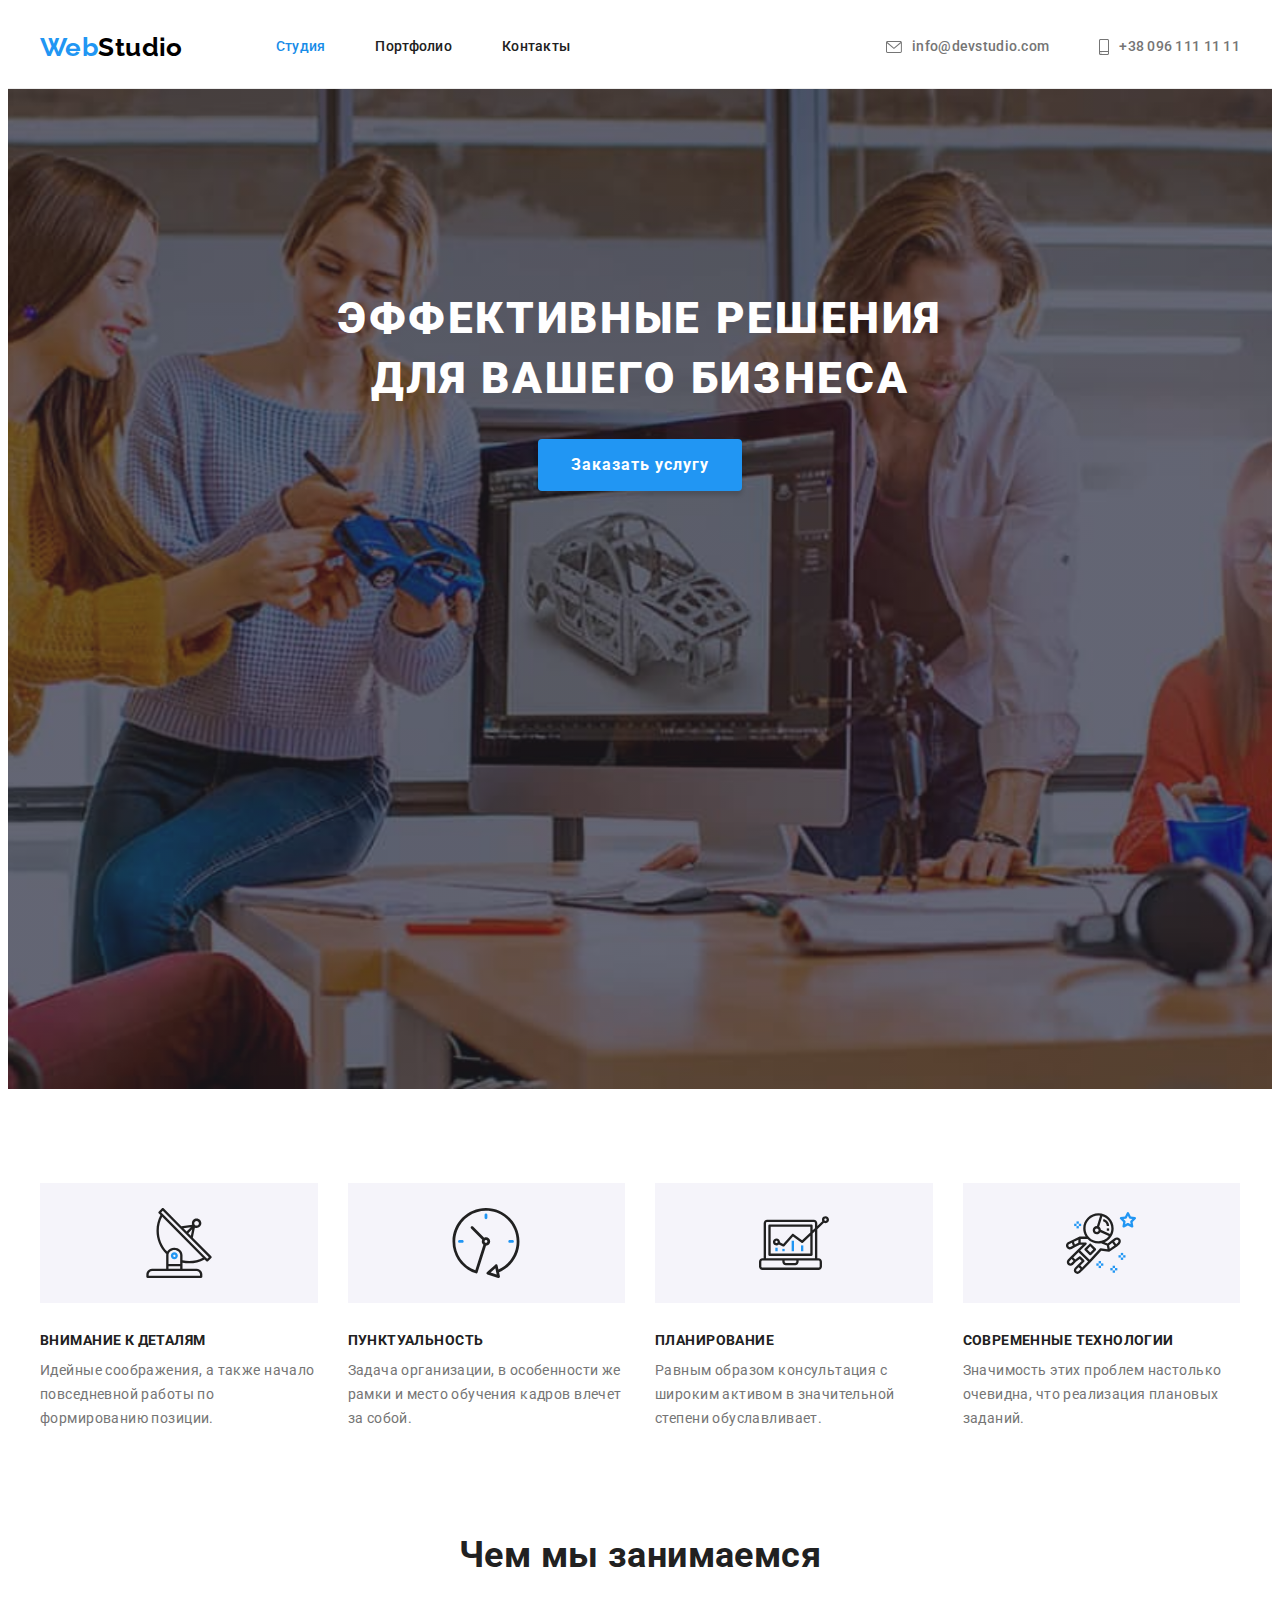
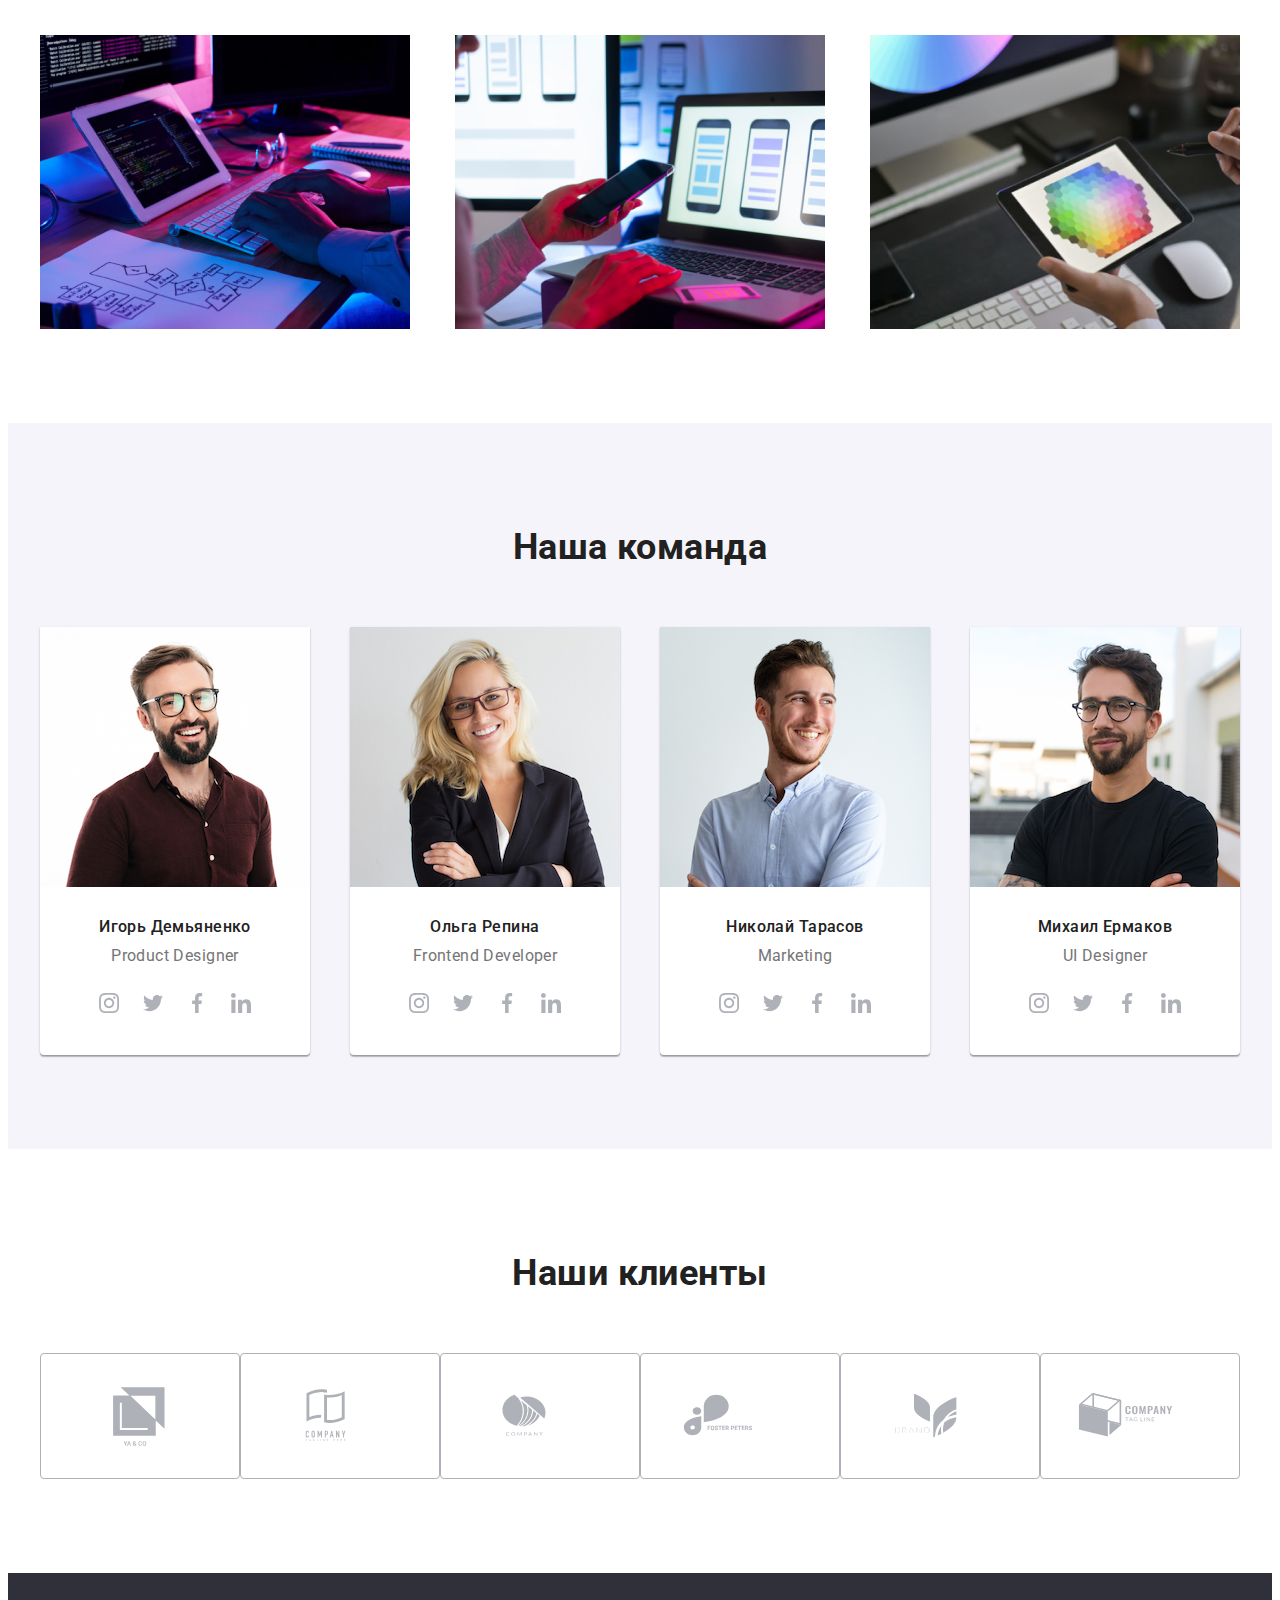
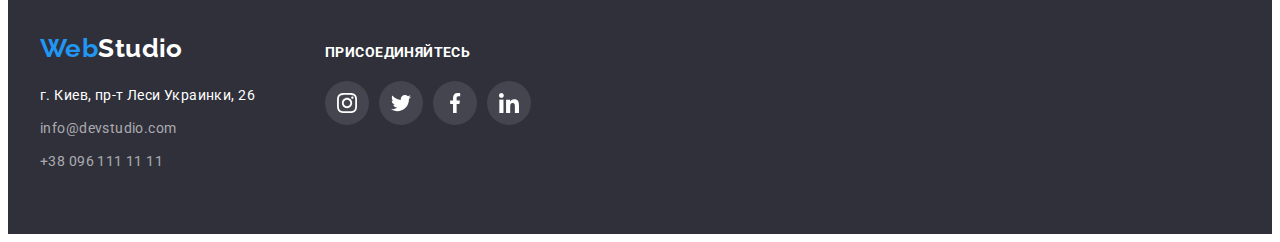
<file: index.html>
<!DOCTYPE html>
<html lang="ru">
<head>
    <meta charset="UTF-8">
    <meta http-equiv="X-UA-Compatible" content="IE=edge">
    <meta name="viewport" content="width=device-width, initial-scale=1.0">
    
    <title>Студия</title>
    
    <link rel="stylesheet" href="https://cdnjs.cloudflare.com/ajax/libs/modern-normalize/1.1.0/modern-normalize.min.css"
        integrity="sha512-wpPYUAdjBVSE4KJnH1VR1HeZfpl1ub8YT/NKx4PuQ5NmX2tKuGu6U/JRp5y+Y8XG2tV+wKQpNHVUX03MfMFn9Q=="
        crossorigin="anonymous" referrerpolicy="no-referrer" />
        
    <link rel="preconnect" href="https://fonts.googleapis.com">
    <link rel="preconnect" href="https://fonts.gstatic.com" crossorigin>
    <link href="https://fonts.googleapis.com/css2?family=Raleway:wght@700&family=Roboto:wght@400;500;700;900&display=swap"
        rel="stylesheet">
    
    <link rel="stylesheet" href="./css/styles.css">
</head>

<body>

    <!-- =============== Шапка сайта (headline) ============== -->
    <header class="page-header">
        <!-- ======== Основной раздел навигации ======= -->
        <div class="container main-nav">
            <nav class="navigation">

                <a href="./index.html" class="logo links">Web<span class="logo-black">Studio</span></a>

                <ul class="nav-list lists">
                    <li class="header-item"><a href="./index.html" class="nav-links links activlink">Студия</a></li>
                    <li class="header-item"><a href="./portfolio.html" class="nav-links links">Портфолио</a></li>
                    <li class="header-item"><a href="" class="nav-links links">Контакты</a></li>
                </ul>

            </nav>
            <!-- ======== Контакты в header (почта и телефон)  ======= -->
            <ul class="nav-contacts lists">
                <li class="header-item">
                    <a href="mailto:info@devstudio.com" class="header-contacts-link links">
                        <svg class="header-link-icon" width="16" height="12px">
                            <use href="./images/icons.svg#icon-envelope"></use>
                        </svg>
                        info@devstudio.com
                    </a>
                </li>
                
                <li class="header-item">
                        <a href="tel:+380961111111" class="header-contacts-link links">
                            <svg class="header-link-icon" width="10" height="16px">
                                <use href="./images/icons.svg#icon-smartphone"></use>
                            </svg>
                            
                            +38 096 111 11 11
                        </a>
                </li>
            </ul>
        </div>
    </header>

    <!-- ============== ОСНОВНОЙ Блок (mainbase) =============== -->
    <main>
        <!-- ============ Блок-секция_1 ГЕРОЙ (hero) =========== -->  
        <section class="hero overlay">
            <div class="container">
            
                <h1 class="hero-title">Эффективные решения для вашего бизнеса</h1>
                <button type="button" class="hero-button buttons">Заказать услугу</button>
                
            </div>
        </section>
        
        <!-- ======= Блок-секция_2 Наши особенности (mainbase-features) ======= -->    
        <section class="section"> 
            <!-- === Этот заголовок скрыт === -->
            <div class="container">
                    <h2 class="visually-hidden">Наши особенности</h2>

                    <ul class="features-list lists">
                        <li class="features-item icon-features-first">
                            <h3 class="features-title">Внимание к деталям</h3>
                            <p class="features-description">
                                Идейные соображения, а также начало повседневной работы по формированию позиции.
                            </p>    
                        </li>

                        <li class="features-item icon-features-second">
                            <h3 class="features-title">Пунктуальность</h3>
                            <p class="features-description">
                                Задача организации, в особенности же рамки и место обучения кадров влечет за собой.
                            </p>
                        </li>

                        <li class="features-item icon-features-third">
                            <h3 class="features-title">Планирование</h3>
                            <p class="features-description">
                                Равным образом консультация с широким активом в значительной степени обуславливает.
                            </p>
                        </li>

                        <li class="features-item icon-features-fourth">
                            <h3 class="features-title">Современные технологии</h3>
                            <p class="features-description">
                                Значимость этих проблем настолько очевидна, что реализация плановых заданий.
                            </p>
                        </li>
                    </ul>
            </div>
        </section>
        
        <!-- ======= Блок-секция_3 Чем мы занимаемся (mainbase-activities) ======= --> 
        <section class="section activities">
            <div class="container">
            
                <h2 class="section-titles">Чем мы занимаемся</h2>
                
                <ul class="activity lists">
                    <li>
                        <img 
                        src="./images/box_1.jpg" 
                        alt="Проработка технического задания"
                        width="370" 
                        />
                    </li>
                    <li>
                        <img 
                        src="./images/box_2.jpg" 
                        alt="Создание макета дизайна сайта" 
                        width="370" 
                        />
                    </li>
                    <li>
                        <img 
                        src="./images/box_3.jpg" 
                        alt="Наполнение контентом. Тестирование" 
                        width="370" 
                        />
                    </li>
                </ul>
            </div>
        </section>
        
        <!-- ======= Блок-секция_4 Наша команда (team) ======= --> 
        <section class="section team">
                <div class="container">
                    <h2 class="section-titles">Наша команда</h2>
                    
                    <ul class="team-list lists">
                        <li class="team-item">
                            <img src="./images/Igor_Demyanenko.jpg" 
                                alt="Игорь Демьяненко" 
                                width="270" 
                            />
                            <h3 class="team-name">Игорь Демьяненко</h3>
                            <p class="team-position">Product Designer</p>
                            <!-- ============== Ссылки-линки на соцсети (team-soc-list)=================== -->
                            <ul class="team-soc-list lists">
                                
                                <li class="team-soc-item">
                                    <a href="" class="team-soc-link">

                                        <!-- <img src="./svg/team-instagram1.svg" 
                                        alt="team-instagram1"                                                                                                              
                                        width="20" 
                                        height="20"
                                        /> -->

                                        <svg class="team-soc-icon" 
                                        width="20" 
                                        height="20">
                                            <use href="./images/icons.svg#icon-team-instagram1"></use>
                                        </svg>

                                    </a>
                                </li>

                                <li class="team-soc-item">
                                    <a href="" class="team-soc-link">
                                        <svg class="team-soc-icon" 
                                        width="20" 
                                        height="20">
                                            <use href="./images/icons.svg#icon-team-twitter2"></use>
                                        </svg>
                                    </a>
                                </li>

                                <li class="team-soc-item">
                                    <a href="" class="team-soc-link">
                                        <svg class="team-soc-icon" width="20" height="20">
                                            <use href="./images/icons.svg#icon-team-facebook3"></use>
                                        </svg>
                                    </a>
                                </li>

                                <li class="team-soc-item">
                                    <a href="" class="team-soc-link">
                                        <svg class="team-soc-icon" width="20" height="20">
                                            <use href="./images/icons.svg#icon-team-linkedin4"></use>
                                        </svg>
                                    </a>
                                </li>

                            </ul>
                            <!-- _________________________________________________ -->
                        </li>

                        <li class="team-item">
                            <img src="./images/Olga_Repina.jpg" 
                                alt="Ольга Репина" 
                                width="270" 
                            />
                            <h3 class="team-name">Ольга Репина</h3>
                            <p class="team-position">Frontend Developer</p>
                            <!-- ============== Ссылки-линки на соцсети (team-soc-list)=================== -->
                            <ul class="team-soc-list lists">
                            
                                <li class="team-soc-item">
                                    <a href="" class="team-soc-link">
                            
                                        <!-- <img src="./svg/team-instagram1.svg" 
                                                                    alt="team-instagram1"                                                                                                              
                                                                    width="20" 
                                                                    height="20"
                                                                    /> -->
                            
                                        <svg class="team-soc-icon" width="20" height="20">
                                            <use href="./images/icons.svg#icon-team-instagram1"></use>
                                        </svg>
                            
                                    </a>
                                </li>
                            
                                <li class="team-soc-item">
                                    <a href="" class="team-soc-link">
                                        <svg class="team-soc-icon" width="20" height="20">
                                            <use href="./images/icons.svg#icon-team-twitter2"></use>
                                        </svg>
                                    </a>
                                </li>
                            
                                <li class="team-soc-item">
                                    <a href="" class="team-soc-link">
                                        <svg class="team-soc-icon" width="20" height="20">
                                            <use href="./images/icons.svg#icon-team-facebook3"></use>
                                        </svg>
                                    </a>
                                </li>
                            
                                <li class="team-soc-item">
                                    <a href="" class="team-soc-link">
                                        <svg class="team-soc-icon" width="20" height="20">
                                            <use href="./images/icons.svg#icon-team-linkedin4"></use>
                                        </svg>
                                    </a>
                                </li>
                            
                            </ul>
                            <!-- _________________________________________________ -->
                        </li>

                        <li class="team-item">
                            <img src="./images/Nikolai_Tarasov.jpg" 
                                alt="Николай Тарасов" 
                                width="270" 
                            />
                            <h3 class="team-name">Николай Тарасов</h3>
                            <p class="team-position">Marketing</p>
                            <!-- ============== Ссылки-линки на соцсети (team-soc-list)=================== -->
                            <ul class="team-soc-list lists">
                            
                                <li class="team-soc-item">
                                    <a href="" class="team-soc-link">
                            
                                        <!-- <img src="./svg/team-instagram1.svg" 
                                                                    alt="team-instagram1"                                                                                                              
                                                                    width="20" 
                                                                    height="20"
                                                                    /> -->
                            
                                        <svg class="team-soc-icon" width="20" height="20">
                                            <use href="./images/icons.svg#icon-team-instagram1"></use>
                                        </svg>
                            
                                    </a>
                                </li>
                            
                                <li class="team-soc-item">
                                    <a href="" class="team-soc-link">
                                        <svg class="team-soc-icon" width="20" height="20">
                                            <use href="./images/icons.svg#icon-team-twitter2"></use>
                                        </svg>
                                    </a>
                                </li>
                            
                                <li class="team-soc-item">
                                    <a href="" class="team-soc-link">
                                        <svg class="team-soc-icon" width="20" height="20">
                                            <use href="./images/icons.svg#icon-team-facebook3"></use>
                                        </svg>
                                    </a>
                                </li>
                            
                                <li class="team-soc-item">
                                    <a href="" class="team-soc-link">
                                        <svg class="team-soc-icon" width="20" height="20">
                                            <use href="./images/icons.svg#icon-team-linkedin4"></use>
                                        </svg>
                                    </a>
                                </li>
                            
                            </ul>
                            <!-- _________________________________________________ -->
                        </li>

                        <li class="team-item">
                            <img src="./images/Mikhai_Ermakov.jpg" 
                                alt="Михаил Ермаков" 
                                width="270" 
                            />
                            <h3 class="team-name">Михаил Ермаков</h3>
                            <p class="team-position">UI Designer</p>
                            <!-- ============== Ссылки-линки на соцсети (team-soc-list)=================== -->
                            <ul class="team-soc-list lists">
                            
                                <li class="team-soc-item">
                                    <a href="" class="team-soc-link">
                            
                                        <!-- <img src="./svg/team-instagram1.svg" 
                                                                    alt="team-instagram1"                                                                                                              
                                                                    width="20" 
                                                                    height="20"
                                                                    /> -->
                            
                                        <svg class="team-soc-icon" width="20" height="20">
                                            <use href="./images/icons.svg#icon-team-instagram1"></use>
                                        </svg>
                            
                                    </a>
                                </li>
                            
                                <li class="team-soc-item">
                                    <a href="" class="team-soc-link">
                                        <svg class="team-soc-icon" width="20" height="20">
                                            <use href="./images/icons.svg#icon-team-twitter2"></use>
                                        </svg>
                                    </a>
                                </li>
                            
                                <li class="team-soc-item">
                                    <a href="" class="team-soc-link">
                                        <svg class="team-soc-icon" width="20" height="20">
                                            <use href="./images/icons.svg#icon-team-facebook3"></use>
                                        </svg>
                                    </a>
                                </li>
                            
                                <li class="team-soc-item">
                                    <a href="" class="team-soc-link">
                                        <svg class="team-soc-icon" width="20" height="20">
                                            <use href="./images/icons.svg#icon-team-linkedin4"></use>
                                        </svg>
                                    </a>
                                </li>
                            
                            </ul>
                            <!-- _________________________________________________ -->
                        </li>
                    </ul>
                </div>
        </section>

        <!-- ======= Блок-секция_5 Наши клиенты (clients) ======= -->
        <section class="section">
            <div class="container">
                <h2 class="section-titles">Наши клиенты</h2>
        
                <ul class="clients-list lists">

                    <li class="clients-item">
                        <a href="" class="clients-link">

                            <!-- <img 
                                src="./svg/client1.svg" 
                                alt="Клиент 1" 
                                width="106" 
                            /> -->

                            <svg class="clients-link" 
                            width="106">
                                <use href="./images/icons.svg#icon-client1"></use>
                            </svg>
                        </a>
                    </li>

                    <li class="clients-item">
                        <a href="" class="clients-link">
                            <svg class="clients-soc-icon" width="106">
                                <use href="./images/icons.svg#icon-client2"></use>
                            </svg>
                        </a>
                    </li>

                    <li class="clients-item">
                        <a href="" class="clients-link">
                            <svg class="clients-soc-icon" width="106">
                                <use href="./images/icons.svg#icon-client3"></use>
                            </svg>
                        </a>
                    </li>

                    <li class="clients-item">
                        <a href="" class="clients-link">
                            <svg class="clients-soc-icon" width="106">
                                <use href="./images/icons.svg#icon-client4"></use>
                            </svg>
                        </a>
                    </li>

                    <li class="clients-item">
                        <a href="" class="clients-link">
                            <svg class="clients-soc-icon" width="106">
                                <use href="./images/icons.svg#icon-client5"></use>
                            </svg>
                        </a>
                    </li>

                    <li class="clients-item">
                        <a href="" class="clients-link">
                            <svg class="clients-icon" width="106">
                                <use href="./images/icons.svg#icon-client6"></use>
                            </svg>
                        </a>
                    </li>
                    
                </ul>
            </div>
        </section>
        
    </main>

    <!-- =========== Блок ПОДВАЛ  ФУТЕР (footer) =========== -->
    <footer class="footers">
        <div class="container foot">

            <div class="footers-addresses">

                <a href="./index.html" class="logo links">Web<span class="logo-white">Studio</span></a>

                <!-- ============== Блок АДРЕС (addresses) ============== -->
                <address>

                <ul class="lists">
                    <li class="list-item"><a href="" class="addresses links">г. Киев, пр-т Леси Украинки, 26</a></li>
                    <li class="list-item"><a href="mailto:info@devstudio.com" class="footers-contact-link links">info@devstudio.com</a></li>
                    <li class="list-item"><a href="tel:+380961111111" class="footers-contact-link links">+38 096 111 11 11</a></li>
                </ul>

                </address>
            </div>

            <div class="footers-soc">

                <p class="footers-soc-titles">Присоединяйтесь</p>

                <ul class="footers-soc-list lists">
                    <li class="footers-soc-item">
                        <a href="" class="footers-soc-link">
                            <svg class="footers-soc-icon" 
                            width="20" 
                            height="20">
                                <use href="./images/icons.svg#icon-footer-instagram1"></use>
                            </svg>
                        </a>
                    </li>

                    <li class="footers-soc-item">
                        <a href="" class="footers-soc-link">
                            <svg class="footers-soc-icon" width="20" height="20">
                                <use href="./images/icons.svg#icon-footer-twitter2"></use>
                            </svg>
                        </a>
                    </li>

                    <li class="footers-soc-item">
                        <a href="" class="footers-soc-link">
                            <svg class="footers-soc-icon" width="20" height="20">
                                <use href="./images/icons.svg#icon-team-facebook3"></use>
                            </svg>
                        </a>
                    </li>

                    <li class="footers-soc-item">
                        <a href="" class="footers-soc-link">
                            <svg class="footers-soc-icon" width="20" height="20">
                                <use href="./images/icons.svg#icon-footer-linkedin4"></use>
                            </svg>
                        </a>
                    </li>
                </ul>


            </div>
        </div>
    </footer>

</body>

</html>
</file>
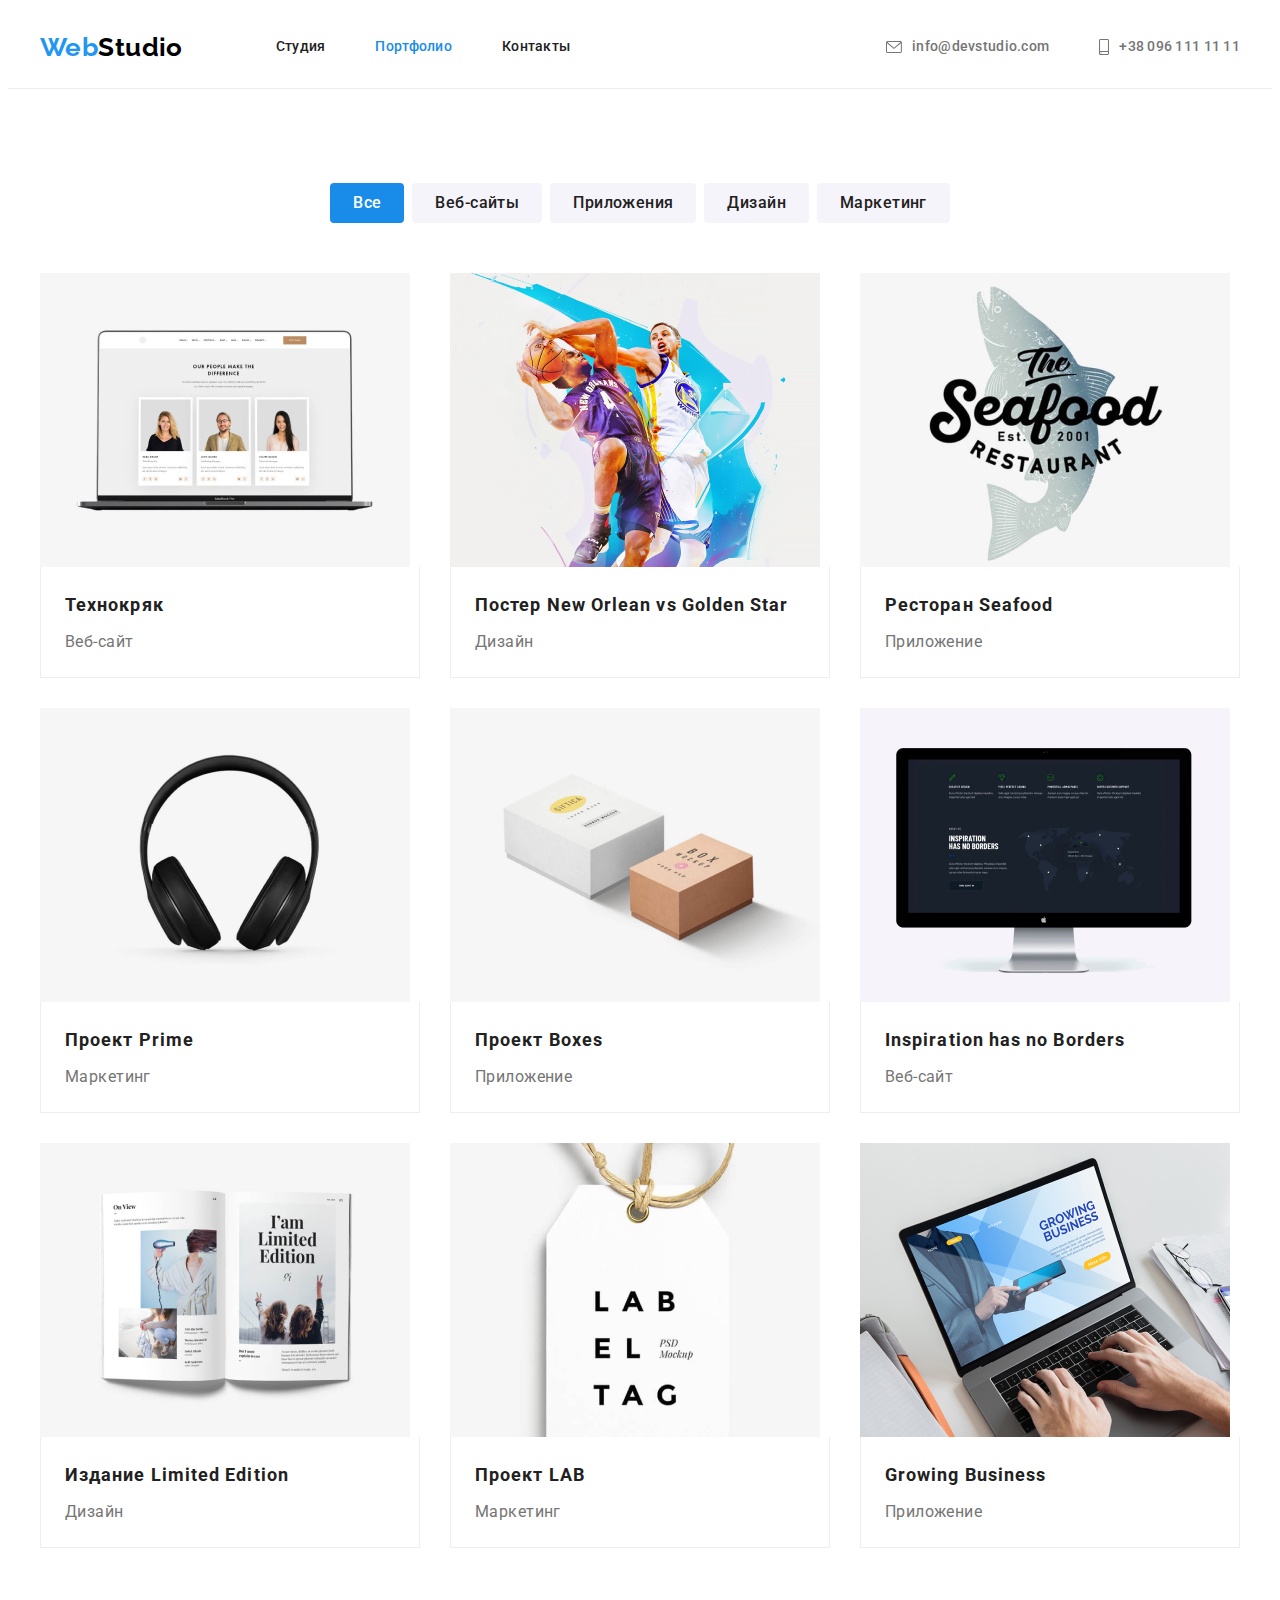
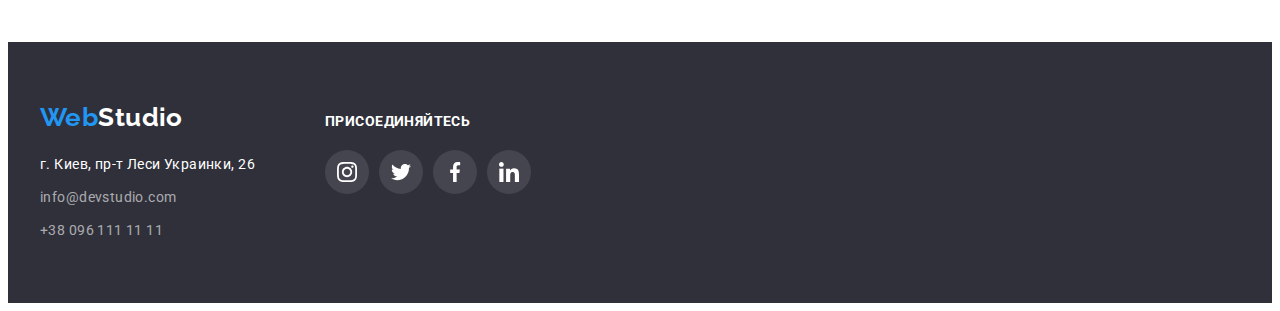
<file: portfolio.html>
<!DOCTYPE html>
<html lang="ru">
<head>
    <meta charset="UTF-8">
    <meta http-equiv="X-UA-Compatible" content="IE=edge">
    <meta name="viewport" content="width=device-width, initial-scale=1.0">
    
    <title>Портфолио</title>
    
    <link rel="stylesheet" href="https://cdnjs.cloudflare.com/ajax/libs/modern-normalize/1.1.0/modern-normalize.min.css"
        integrity="sha512-wpPYUAdjBVSE4KJnH1VR1HeZfpl1ub8YT/NKx4PuQ5NmX2tKuGu6U/JRp5y+Y8XG2tV+wKQpNHVUX03MfMFn9Q=="
        crossorigin="anonymous" referrerpolicy="no-referrer" />
        
    <link rel="preconnect" href="https://fonts.googleapis.com">
    <link rel="preconnect" href="https://fonts.gstatic.com" crossorigin>
    <link href="https://fonts.googleapis.com/css2?family=Raleway:wght@700&family=Roboto:wght@400;500;700;900&display=swap"
        rel="stylesheet">

    <link rel="stylesheet" href="./css/styles.css">
</head>

<body>

    <!-- =============== Шапка сайта (headline) ============== -->
    <header class="page-header">
        <!-- ======== Основной раздел навигации ======= -->
        <div class="container main-nav">
            <nav class="navigation">
    
                <a href="./index.html" class="logo links">Web<span class="logo-black">Studio</span></a>
    
                <ul class="nav-list lists">
                    <li class="header-item"><a href="./index.html" class="nav-links links">Студия</a></li>
                    <li class="header-item"><a href="./portfolio.html" class="nav-links links activlink">Портфолио</a></li>
                    <li class="header-item"><a href="" class="nav-links links">Контакты</a></li>
                </ul>
    
            </nav>
            <!-- ======== Контакты в header (почта и телефон)  ======= -->
            <ul class="nav-contacts lists">
                <li class="header-item">
                    <a href="mailto:info@devstudio.com" class="header-contacts-link links">
                        <svg class="header-link-icon" width="16" height="12px">
                            <use href="./images/icons.svg#icon-envelope"></use>
                        </svg>
                        info@devstudio.com
                    </a>
                </li>
            
                <li class="header-item">
                    <a href="tel:+380961111111" class="header-contacts-link links">
                        <svg class="header-link-icon" width="10" height="16px">
                            <use href="./images/icons.svg#icon-smartphone"></use>
                        </svg>
            
                        +38 096 111 11 11
                    </a>
                </li>
            </ul>
        </div>
    </header>

    <!-- ============== ОСНОВНОЙ Блок (portfolio) =============== -->
    <main>
        <!-- ============ Блок-секция ГЕРОЙ-ПОРТФОЛИО (projects) =========== -->
        <section class="section"> 
            <div class="container">
                <!-- === Этот заголовок скрыт === -->
                <h1 class="visually-hidden">ПОРТФОЛИО</h1>

                <!-- ============ ГЕРОЙ-ССЫЛКИ (btn-filters) =========== -->
                <ul class="filters-list lists">
                    <li class="filters-item"><button type="button" class="btn-filters buttons activlink">Все</button></li>
                    <li class="filters-item"><button type="button" class="btn-filters buttons">Веб-сайты</button></li>
                    <li class="filters-item"><button type="button" class="btn-filters buttons">Приложения</button></li>
                    <li class="filters-item"><button type="button" class="btn-filters buttons">Дизайн</button></li>
                    <li class="filters-item"><button type="button" class="btn-filters buttons">Маркетинг</button></li>
                </ul>
            
                <!-- =========== ГЕРОЙ-ПРОЕКТЫ (______________) =========== -->
                <ul class="project-list lists">
                    <li class="project-item">
                        <a href="" class="links">
                            <img src="./images/project1.jpg" 
                                alt="Технокряк" 
                                width="370" 
                            />
                            <div class="project-card">
                                <h2 class="titlе-project">Технокряк</h2>
                                <p class="titlе-filter">Веб-сайт</p>
                            </div>
                            
                        </a>
                    </li>

                    <li class="project-item">
                        <a href="" class="links">
                            <img src="./images/project2.jpg" 
                                alt="Постер New Orlean vs Golden Star" 
                                width="370" 
                            />
                            <div class="project-card">
                                <h2 class="titlе-project">Постер New Orlean vs Golden Star</h2>
                                <p class="titlе-filter">Дизайн</p>
                            </div>
                        </a>
                    </li>

                    <li class="project-item">
                        <a href="" class="links">
                            <img src="./images/project3.jpg" 
                                alt="Ресторан Seafood" 
                                width="370" 
                            />
                            <div class="project-card">
                                <h2 class="titlе-project">Ресторан Seafood</h2>
                                <p class="titlе-filter">Приложение</p>
                            </div>
                        </a>
                    </li>

                    <li class="project-item">
                        <a href="" class="links">
                            <img src="./images/project4.jpg" 
                                alt="Проект Prime" 
                                width="370" 
                            />
                            <div class="project-card">
                                <h2 class="titlе-project">Проект Prime</h2>
                                <p class="titlе-filter">Маркетинг</p>
                            </div>
                        </a>
                    </li>

                    <li class="project-item">
                        <a href="" class="links">
                            <img src="./images/project5.jpg" 
                                alt="Проект Boxes" 
                                width="370" 
                            />
                            <div class="project-card">
                                <h2 class="titlе-project">Проект Boxes</h2>
                                <p class="titlе-filter">Приложение</p>
                            </div>
                        </a>
                    </li>

                    <li class="project-item">
                        <a href="" class="links">
                            <img src="./images/project6.jpg" 
                                alt="Inspiration has no Borders" 
                                width="370" 
                            />
                            <div class="project-card">
                                <h2 class="titlе-project">Inspiration has no Borders</h2>
                                <p class="titlе-filter">Веб-сайт</p>
                            </div>
                        </a>
                    </li>

                    <li class="project-item">
                        <a href="" class="links">
                            <img src="./images/project7.jpg" 
                                alt="Издание Limited Edition" 
                                width="370" 
                            />
                            <div class="project-card">
                                <h2 class="titlе-project">Издание Limited Edition</h2>
                                <p class="titlе-filter">Дизайн</p>
                            </div>
                        </a>
                    </li>

                    <li class="project-item">
                        <a href="" class="links">
                            <img src="./images/project8.jpg" 
                                alt="Проект LAB" 
                                width="370" 
                            />
                            <div class="project-card">
                                <h2 class="titlе-project">Проект LAB</h2>
                                <p class="titlе-filter">Маркетинг</p>
                            </div>
                        </a>
                    </li>

                    <li class="project-item">
                        <a href="" class="links">
                            <img src="./images/project9.jpg" 
                                alt="Проект LAB" 
                                width="370" 
                            />
                            <div class="project-card">
                                <h2 class="titlе-project">Growing Business</h2>
                                <p class="titlе-filter">Приложение</p>
                            </div>
                        </a>
                    </li>

                </ul>
            </div>
        </section>
        
    </main>

    <!-- =========== Блок ПОДВАЛ  ФУТЕР (footer) =========== -->
    <footer class="footers">
        <div class="container foot">
    
            <div class="footers-addresses">
    
                <a href="./index.html" class="logo links">Web<span class="logo-white">Studio</span></a>
    
                <!-- ============== Блок АДРЕС (addresses) ============== -->
                <address>
    
                    <ul class="lists">
                        <li class="list-item"><a href="" class="addresses links">г. Киев, пр-т Леси Украинки, 26</a></li>
                        <li class="list-item"><a href="mailto:info@devstudio.com"
                                class="footers-contact-link links">info@devstudio.com</a></li>
                        <li class="list-item"><a href="tel:+380961111111" class="footers-contact-link links">+38 096 111 11
                                11</a></li>
                    </ul>
    
                </address>
            </div>
    
            <div class="footers-soc">
    
                <p class="footers-soc-titles">Присоединяйтесь</p>
    
                <ul class="footers-soc-list lists">
                    <li class="footers-soc-item">
                        <a href="" class="footers-soc-link">
                            <svg class="footers-soc-icon" width="20" height="20">
                                <use href="./images/icons.svg#icon-footer-instagram1"></use>
                            </svg>
                        </a>
                    </li>
    
                    <li class="footers-soc-item">
                        <a href="" class="footers-soc-link">
                            <svg class="footers-soc-icon" width="20" height="20">
                                <use href="./images/icons.svg#icon-footer-twitter2"></use>
                            </svg>
                        </a>
                    </li>
    
                    <li class="footers-soc-item">
                        <a href="" class="footers-soc-link">
                            <svg class="footers-soc-icon" width="20" height="20">
                                <use href="./images/icons.svg#icon-team-facebook3"></use>
                            </svg>
                        </a>
                    </li>
    
                    <li class="footers-soc-item">
                        <a href="" class="footers-soc-link">
                            <svg class="footers-soc-icon" width="20" height="20">
                                <use href="./images/icons.svg#icon-footer-linkedin4"></use>
                            </svg>
                        </a>
                    </li>
                </ul>
    
    
            </div>
        </div>
    </footer>

</body>

</html>
</file>
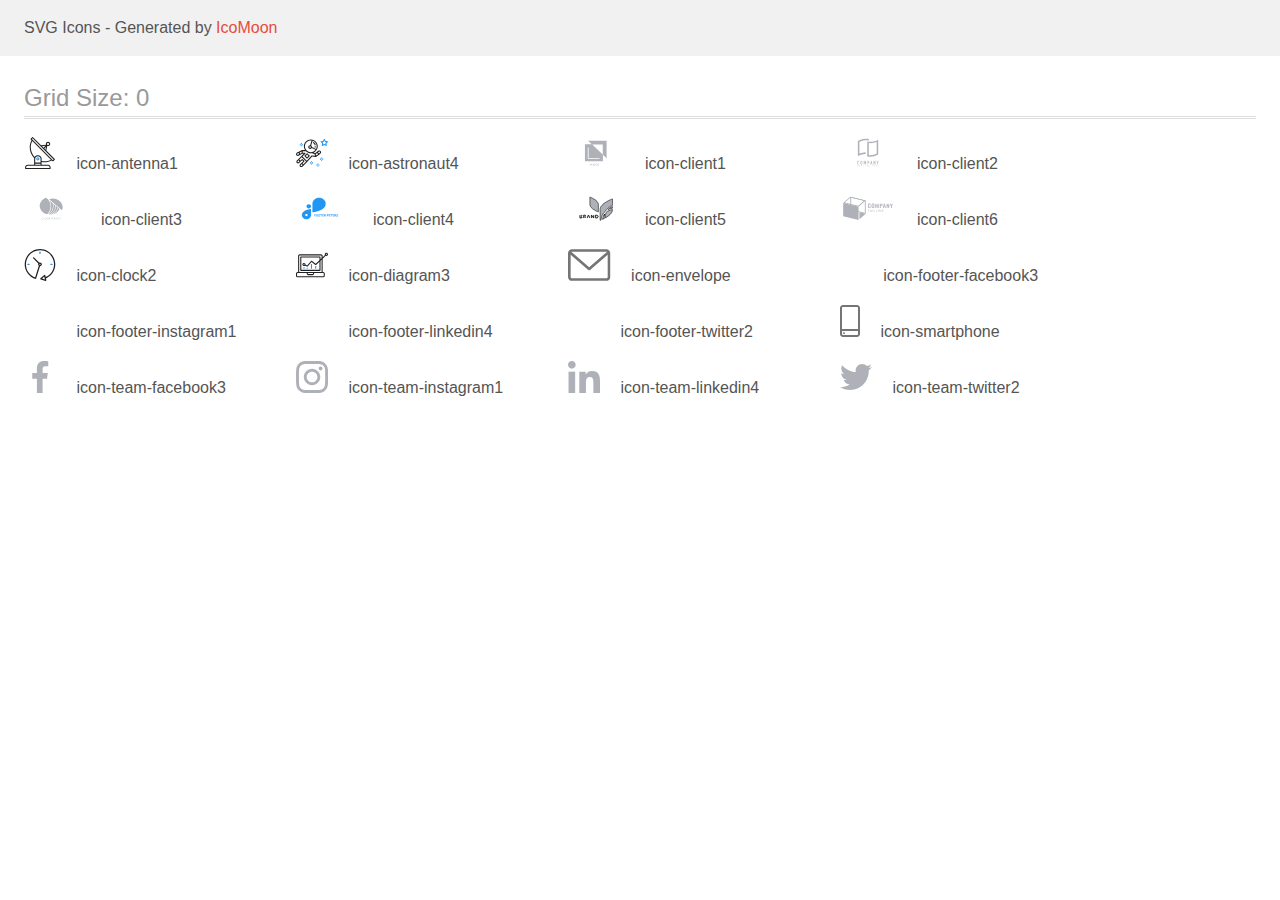
<file: svg-copy/1_zip-sprite/demo.html>
<!doctype html>
<html>
<head>
    <title>IcoMoon - SVG Icons</title>
    <meta charset="utf-8">
    <meta name="viewport" content="width=device-width, initial-scale=1">
    <link rel="stylesheet" href="demo-files/demo.css">
    <link rel="stylesheet" href="style.css">
</head>
<body>
<svg aria-hidden="true" style="position: absolute; width: 0; height: 0; overflow: hidden;" version="1.1" xmlns="http://www.w3.org/2000/svg" xmlns:xlink="http://www.w3.org/1999/xlink">
<defs>
<symbol id="icon-antenna1" viewBox="0 0 32 32">
<path fill="#212121" style="fill: var(--color1, #212121)" d="M30.773 22.098l-8.443-8.505 0.937-4.615c0.242 0.094 0.499 0.144 0.758 0.146h0.006c1.192 0.014 2.17-0.941 2.184-2.133s-0.941-2.17-2.133-2.184c-1.192-0.014-2.17 0.941-2.184 2.133-0.003 0.255 0.039 0.509 0.125 0.749l-4.96 0.605-8.091-8.133c-0.099-0.101-0.235-0.159-0.377-0.16-0.14 0.001-0.274 0.056-0.373 0.155l-1.513 1.504c-0.208 0.208-0.208 0.546 0 0.754l0.814 0.826c-3.153 5.798-2.129 12.978 2.519 17.663 0.043 0.041 0.092 0.074 0.146 0.098-0.034 0.18-0.051 0.364-0.052 0.547v6.187h-6.4c-1.472 0.002-2.665 1.195-2.667 2.667v1.067c0 0.295 0.239 0.533 0.533 0.533h24.533c0.295 0 0.533-0.239 0.533-0.533v-1.067c-0.002-1.472-1.195-2.665-2.667-2.667h-6.4v-2.742c1.003 0.21 2.024 0.317 3.049 0.32 2.458-0.003 4.877-0.615 7.040-1.783l0.818 0.823c0.099 0.101 0.235 0.159 0.377 0.16 0.14-0.001 0.274-0.056 0.373-0.155l1.513-1.504c0.208-0.208 0.208-0.546 0-0.754zM23.28 6.233c0.418-0.415 1.093-0.414 1.508 0.004s0.414 1.093-0.004 1.508c-0.2 0.199-0.47 0.31-0.752 0.31h-0.003c-0.589-0.003-1.064-0.483-1.061-1.072 0.002-0.282 0.115-0.552 0.314-0.751h-0.002zM22.024 9.738l-0.598 2.946-1.175-1.182 1.774-1.763zM21.419 8.836l-1.92 1.909-1.485-1.493 3.405-0.415zM24.004 28.8c0.884 0 1.6 0.716 1.6 1.6v0.533h-23.467v-0.533c0-0.884 0.716-1.6 1.6-1.6h20.267zM16.537 26.667v1.067h-5.333v-1.067h5.333zM11.204 25.6v-4.053c0-1.294 1.196-2.347 2.667-2.347s2.667 1.053 2.667 2.347v4.053h-5.333zM17.604 23.904v-2.357c0-1.882-1.675-3.413-3.733-3.413-1.331-0.020-2.576 0.657-3.281 1.786-4.058-4.274-4.971-10.645-2.279-15.887l18.602 18.708c-2.872 1.461-6.165 1.873-9.309 1.163zM28.893 23.22l-21.057-21.181 0.755-0.752 7.935 7.98c0.004 0 0.006 0.007 0.010 0.010l13.115 13.191-0.757 0.752z"></path>
<path fill="#2196f3" style="fill: var(--color2, #2196f3)" d="M13.876 20.267h-0.005c-0.884-0.001-1.601 0.714-1.602 1.598s0.714 1.601 1.598 1.602h0.005c0.884 0.001 1.601-0.714 1.602-1.598s-0.714-1.601-1.598-1.602zM14.249 22.245c-0.1 0.1-0.236 0.156-0.378 0.155-0.295-0.002-0.532-0.242-0.531-0.536 0.001-0.141 0.057-0.276 0.157-0.375s0.233-0.154 0.373-0.155c0.295 0.002 0.532 0.241 0.53 0.536-0.001 0.141-0.057 0.276-0.157 0.375h0.005z"></path>
</symbol>
<symbol id="icon-astronaut4" viewBox="0 0 32 32">
<path fill="#2196f3" style="fill: var(--color2, #2196f3)" d="M31.974 4.524c-0.063-0.193-0.229-0.333-0.43-0.363l-1.91-0.278-0.855-1.731c-0.179-0.365-0.777-0.365-0.956 0l-0.855 1.731-1.91 0.278c-0.201 0.029-0.367 0.17-0.431 0.363-0.062 0.193-0.011 0.405 0.135 0.547l1.383 1.348-0.326 1.903c-0.034 0.2 0.048 0.402 0.212 0.522 0.166 0.121 0.382 0.135 0.562 0.040l1.709-0.899 1.709 0.899c0.078 0.041 0.164 0.061 0.249 0.061 0.11 0 0.221-0.034 0.314-0.102 0.164-0.119 0.246-0.322 0.212-0.522l-0.326-1.903 1.383-1.348c0.145-0.142 0.197-0.354 0.135-0.547zM29.511 5.851c-0.125 0.122-0.183 0.299-0.153 0.472l0.191 1.114-1-0.526c-0.078-0.041-0.163-0.061-0.249-0.061s-0.17 0.020-0.249 0.061l-1.001 0.526 0.191-1.114c0.030-0.173-0.028-0.349-0.153-0.472l-0.81-0.789 1.119-0.163c0.174-0.025 0.324-0.134 0.402-0.292l0.5-1.013 0.5 1.013c0.078 0.157 0.228 0.267 0.402 0.292l1.119 0.163-0.809 0.789z"></path>
<path fill="#2196f3" style="fill: var(--color2, #2196f3)" d="M26.134 20.522h-1.067v1.067h1.067v-1.067z"></path>
<path fill="#2196f3" style="fill: var(--color2, #2196f3)" d="M26.134 22.656h-1.067v1.067h1.067v-1.067z"></path>
<path fill="#2196f3" style="fill: var(--color2, #2196f3)" d="M27.2 21.589h-1.067v1.067h1.067v-1.067z"></path>
<path fill="#2196f3" style="fill: var(--color2, #2196f3)" d="M25.067 21.589h-1.067v1.067h1.067v-1.067z"></path>
<path fill="#2196f3" style="fill: var(--color2, #2196f3)" d="M22.4 26.389h-1.067v1.067h1.067v-1.067z"></path>
<path fill="#2196f3" style="fill: var(--color2, #2196f3)" d="M22.4 28.522h-1.067v1.067h1.067v-1.067z"></path>
<path fill="#2196f3" style="fill: var(--color2, #2196f3)" d="M23.467 27.456h-1.067v1.067h1.067v-1.067z"></path>
<path fill="#2196f3" style="fill: var(--color2, #2196f3)" d="M21.333 27.456h-1.067v1.067h1.067v-1.067z"></path>
<path fill="#2196f3" style="fill: var(--color2, #2196f3)" d="M16 24.256h-1.067v1.067h1.067v-1.067z"></path>
<path fill="#2196f3" style="fill: var(--color2, #2196f3)" d="M16 26.389h-1.067v1.067h1.067v-1.067z"></path>
<path fill="#2196f3" style="fill: var(--color2, #2196f3)" d="M17.067 25.322h-1.067v1.067h1.067v-1.067z"></path>
<path fill="#2196f3" style="fill: var(--color2, #2196f3)" d="M14.933 25.322h-1.067v1.067h1.067v-1.067z"></path>
<path fill="#2196f3" style="fill: var(--color2, #2196f3)" d="M5.867 6.122h-1.067v1.067h1.067v-1.067z"></path>
<path fill="#2196f3" style="fill: var(--color2, #2196f3)" d="M5.867 8.255h-1.067v1.067h1.067v-1.067z"></path>
<path fill="#2196f3" style="fill: var(--color2, #2196f3)" d="M6.933 7.189h-1.067v1.067h1.067v-1.067z"></path>
<path fill="#2196f3" style="fill: var(--color2, #2196f3)" d="M4.8 7.189h-1.067v1.067h1.067v-1.067z"></path>
<path fill="#212121" style="fill: var(--color1, #212121)" d="M24.715 14.159c-0.287-0.388-0.709-0.637-1.188-0.705-0.481-0.068-0.956 0.058-1.34 0.352l-1.252 0.96-1.898 1.417-1.358-0.541c2.421-1.086 4.114-3.508 4.114-6.32 0-3.823-3.123-6.933-6.961-6.933s-6.961 3.11-6.961 6.933c0 1.386 0.414 2.674 1.12 3.758l-2.764-0.024c-0.002 0-0.003 0-0.005 0-0.009 0-0.015 0.004-0.023 0.005-0.053 0.002-0.105 0.013-0.155 0.031-0.013 0.005-0.026 0.008-0.038 0.013-0.006 0.003-0.013 0.003-0.019 0.006l-3.233 1.596c-0.001 0-0.001 0-0.001 0.001l-1.893 0.911c-0.021 0.009-0.042 0.021-0.063 0.035-0.755 0.502-1.012 1.489-0.598 2.295 0.22 0.429 0.595 0.745 1.056 0.889 0.178 0.055 0.359 0.083 0.539 0.083 0.29 0 0.577-0.071 0.839-0.211l1.388-0.738 2.264-1.169 1.357-0.008-5.442 5.416c-0.001 0.001-0.001 0.001-0.002 0.001l-1.339 1.333c-0.316 0.315-0.49 0.732-0.49 1.178s0.174 0.863 0.49 1.179c0.325 0.323 0.752 0.485 1.179 0.485s0.854-0.162 1.18-0.485l1.314-1.309 1.741-1.3 0.901 0.897-1.762 1.754c-0 0.001-0.001 0.001-0.002 0.001l-1.339 1.333c-0.316 0.315-0.49 0.732-0.49 1.178s0.174 0.863 0.49 1.179c0.325 0.323 0.753 0.485 1.18 0.485s0.855-0.162 1.18-0.485l3.482-3.467c0.001-0.001 0.001-0.001 0.001-0.002l1.010-1-0.004-0.004c0.006-0.006 0.015-0.009 0.022-0.015l5.166-5.658 3.471 0.494c0.025 0.004 0.050 0.005 0.075 0.005 0.065 0 0.127-0.015 0.187-0.038 0.018-0.006 0.033-0.015 0.050-0.023 0.019-0.010 0.039-0.015 0.058-0.027l3.213-2.133c0.012-0.008 0.018-0.021 0.029-0.029 0.013-0.010 0.029-0.014 0.041-0.026l1.271-1.191c0.662-0.62 0.753-1.635 0.212-2.362zM2.13 17.77c-0.173 0.093-0.37 0.111-0.558 0.052-0.187-0.058-0.338-0.186-0.427-0.358-0.161-0.314-0.068-0.695 0.214-0.902l1.314-0.632 0.449 1.312-0.992 0.528zM5.628 15.942l-1.548 0.8-0.439-1.283 2.027-1.001-0.040 1.484zM20.727 9.322c0 0.918-0.219 1.785-0.599 2.559l-4.181-1.899c-0.044-0.573-0.341-1.075-0.788-1.388l1.464-4.86c2.378 0.756 4.105 2.974 4.105 5.588zM8.938 9.322c0-3.235 2.644-5.867 5.894-5.867 0.253 0 0.5 0.021 0.745 0.052l-1.432 4.754c-0.019-0.001-0.037-0.006-0.057-0.006-1.033 0-1.873 0.837-1.873 1.867s0.84 1.867 1.873 1.867c0.694 0 1.294-0.383 1.618-0.945l3.862 1.755c-1.075 1.446-2.795 2.39-4.737 2.39-3.25 0-5.894-2.632-5.894-5.867zM14.894 10.122c0 0.441-0.362 0.8-0.806 0.8s-0.806-0.359-0.806-0.8c0-0.441 0.362-0.8 0.806-0.8s0.806 0.359 0.806 0.8zM2.465 25.146c-0.236 0.234-0.619 0.234-0.854 0.001-0.114-0.114-0.176-0.263-0.176-0.423s0.062-0.309 0.176-0.421l0.962-0.958 0.851 0.848-0.959 0.955zM5.679 28.88c-0.236 0.234-0.619 0.235-0.855 0.001-0.114-0.114-0.176-0.263-0.176-0.423s0.062-0.309 0.176-0.421l0.963-0.959 0.852 0.848-0.96 0.955zM9.16 25.411c-0.001 0-0.001 0-0.002 0.001l-1.765 1.76-0.852-0.848 1.763-1.755c0 0 0 0 0-0s0.001-0.001 0.002-0.001c0.040-0.040 0.065-0.088 0.090-0.135 0.007-0.014 0.020-0.026 0.026-0.040 0.017-0.041 0.019-0.085 0.026-0.129 0.003-0.025 0.014-0.047 0.014-0.073 0-0.036-0.013-0.070-0.020-0.106-0.006-0.032-0.006-0.065-0.019-0.095-0.020-0.050-0.055-0.094-0.091-0.138-0.010-0.012-0.014-0.027-0.025-0.038 0 0 0 0-0.001 0s-0.001-0.002-0.001-0.002l-1.607-1.6c-0.017-0.017-0.039-0.024-0.058-0.038-0.028-0.022-0.055-0.042-0.087-0.058-0.030-0.015-0.061-0.024-0.093-0.033-0.034-0.010-0.067-0.017-0.103-0.020-0.033-0.002-0.063 0.001-0.095 0.005-0.036 0.004-0.069 0.009-0.104 0.020-0.034 0.011-0.063 0.027-0.094 0.045-0.020 0.011-0.042 0.015-0.061 0.029l-1.773 1.324-0.901-0.897 2.399-2.386 4.361 4.289-0.928 0.919zM15.979 18.394c-0.015-0.002-0.030 0.004-0.045 0.003-0.039-0.002-0.076 0.001-0.115 0.007-0.030 0.005-0.059 0.011-0.088 0.021-0.034 0.012-0.065 0.028-0.097 0.047-0.030 0.018-0.057 0.037-0.083 0.061-0.013 0.011-0.028 0.017-0.040 0.029l-4.698 5.146-4.328-4.257 2.833-2.818c0.209-0.208 0.21-0.546 0.002-0.755-0.105-0.105-0.243-0.157-0.381-0.156v-0.001l-2.219 0.013 0.028-1.607 3.104 0.027c1.265 1.294 3.029 2.101 4.981 2.101 0.437 0 0.864-0.045 1.279-0.123 0.040 0.032 0.079 0.065 0.13 0.085l2.41 0.96 0.331 1.644-3.003-0.427zM20.020 18.572l-0.313-1.558 1.446-1.080 0.947 1.257-2.080 1.381zM23.774 15.741l-0.838 0.785-0.931-1.236 0.831-0.637c0.155-0.119 0.351-0.168 0.543-0.143 0.193 0.027 0.364 0.128 0.48 0.284 0.217 0.292 0.18 0.699-0.085 0.947z"></path>
<path fill="#212121" style="fill: var(--color1, #212121)" d="M13.602 18.544l-2.143-2.133c-0.207-0.207-0.545-0.207-0.753 0l-2.142 2.133c-0.1 0.101-0.157 0.236-0.157 0.378s0.056 0.278 0.157 0.378l2.142 2.133c0.104 0.103 0.241 0.155 0.377 0.155s0.273-0.052 0.376-0.155l2.143-2.133c0.1-0.1 0.157-0.236 0.157-0.378s-0.057-0.278-0.157-0.378zM11.083 20.303l-1.387-1.381 1.387-1.381 1.387 1.381-1.387 1.381z"></path>
<path fill="#212121" style="fill: var(--color1, #212121)" d="M17.164 5.071l-0.258 1.036c0.071 0.018 1.738 0.452 1.738 2.149h1.067c-0-2.017-1.666-2.965-2.547-3.185z"></path>
<path fill="#212121" style="fill: var(--color1, #212121)" d="M19.711 9.322h-1.067v1.067h1.067v-1.067z"></path>
</symbol>
<symbol id="icon-client1" viewBox="0 0 57 32">
<path fill="#afb1b8" style="fill: var(--color3, #afb1b8)" d="M20.267 3.733l3.738 3.538-6.938-0.004v17.166h18.133v-6.564l3.733 3.534v-17.671h-18.667zM35.036 17.455l-10.597-10.032h10.597v10.032zM31.746 21.923h-11.81v-11.545h0.835v10.764h10.975v0.782zM22.725 26.72l-0.436 0.898-0.436-0.898h-0.366l0.637 1.198v0.698h0.331v-0.698l0.635-1.198h-0.365zM23.273 28.615l0.154-0.441h0.734l0.155 0.441h0.344l-0.717-1.896h-0.296l-0.716 1.896h0.342zM23.794 27.122l0.275 0.786h-0.549l0.275-0.786zM25.531 27.863c-0.048 0.073-0.072 0.153-0.072 0.241 0 0.16 0.056 0.29 0.168 0.389s0.263 0.148 0.451 0.148 0.349-0.051 0.484-0.152l0.107 0.126h0.367l-0.279-0.329c0.109-0.149 0.164-0.341 0.164-0.574h-0.275c0 0.128-0.026 0.243-0.079 0.348l-0.366-0.432 0.129-0.094c0.091-0.066 0.157-0.132 0.197-0.198s0.060-0.14 0.060-0.219c0-0.12-0.044-0.22-0.133-0.301s-0.201-0.122-0.339-0.122c-0.153 0-0.274 0.043-0.365 0.13s-0.135 0.203-0.135 0.352c0 0.061 0.014 0.124 0.043 0.189s0.081 0.144 0.155 0.237c-0.141 0.101-0.235 0.188-0.283 0.262zM26.386 28.282c-0.093 0.071-0.193 0.107-0.299 0.107-0.095 0-0.17-0.027-0.227-0.082s-0.085-0.126-0.085-0.214c0-0.102 0.052-0.192 0.156-0.271l0.040-0.029 0.414 0.488zM26.046 27.442c-0.089-0.11-0.134-0.202-0.134-0.275 0-0.063 0.018-0.116 0.055-0.158s0.085-0.063 0.147-0.063c0.057 0 0.105 0.018 0.142 0.053s0.056 0.077 0.056 0.126c0 0.075-0.027 0.136-0.081 0.184l-0.040 0.033-0.145 0.099zM29.132 28.472c0.13-0.114 0.205-0.272 0.224-0.474h-0.328c-0.017 0.135-0.059 0.232-0.124 0.29s-0.162 0.087-0.292 0.087c-0.142 0-0.249-0.054-0.323-0.161s-0.109-0.264-0.109-0.469v-0.168c0.002-0.202 0.041-0.355 0.117-0.46s0.188-0.158 0.331-0.158c0.123 0 0.217 0.030 0.28 0.091s0.104 0.158 0.12 0.294h0.328c-0.021-0.207-0.095-0.368-0.223-0.482s-0.296-0.171-0.505-0.171c-0.155 0-0.293 0.037-0.411 0.111s-0.209 0.179-0.272 0.315c-0.063 0.136-0.095 0.294-0.095 0.473v0.177c0.003 0.174 0.035 0.328 0.098 0.46s0.151 0.234 0.266 0.306c0.115 0.071 0.249 0.107 0.4 0.107 0.216 0 0.389-0.056 0.52-0.169zM31.068 28.206c0.064-0.141 0.096-0.304 0.096-0.49v-0.105c-0.001-0.185-0.034-0.347-0.099-0.486s-0.158-0.247-0.277-0.32c-0.119-0.075-0.256-0.112-0.41-0.112s-0.292 0.038-0.411 0.113c-0.119 0.075-0.211 0.183-0.277 0.324s-0.098 0.305-0.098 0.49v0.107c0.001 0.181 0.034 0.342 0.099 0.48s0.159 0.246 0.279 0.322c0.121 0.075 0.258 0.112 0.411 0.112 0.155 0 0.293-0.037 0.411-0.112s0.212-0.183 0.276-0.323zM30.716 27.135c0.080 0.112 0.12 0.273 0.12 0.483v0.099c0 0.214-0.040 0.376-0.119 0.487s-0.19 0.167-0.336 0.167c-0.144 0-0.257-0.057-0.339-0.171s-0.121-0.275-0.121-0.483v-0.109c0.002-0.204 0.043-0.362 0.122-0.473s0.192-0.168 0.335-0.168c0.146 0 0.258 0.056 0.337 0.168z"></path>
</symbol>
<symbol id="icon-client2" viewBox="0 0 57 32">
<path fill="#afb1b8" style="fill: var(--color3, #afb1b8)" d="M26.727 3.165h-0.073c-0.112-0.007-0.224-0.010-0.336-0.012v0h-0.243c-0.212 0-0.428 0.005-0.642 0.016-0.016-0.001-0.032-0.001-0.049 0-1.944 0.11-3.848 0.596-5.609 1.431l-0.231 0.111v11.809l0.54-0.183c0.474-0.163 0.978-0.309 1.5-0.445 1.411-0.362 2.861-0.555 4.317-0.574v1.551c-0.193 0.001-0.38 0.007-0.568 0.016h-0.045c-1.121 0.061-2.233 0.232-3.322 0.51-1.378 0.345-2.708 0.863-3.957 1.542v-15.145c1.298-0.757 2.695-1.325 4.151-1.688 1.278-0.33 2.593-0.5 3.913-0.504h0.228c0.273 0.007 0.538 0.019 0.788 0.038 0.658 0.046 1.31 0.15 1.95 0.311v1.527c-0.621-0.145-1.253-0.24-1.889-0.285-0.013-0.001-0.026-0.002-0.039-0.003-0.132-0.011-0.263-0.022-0.386-0.022zM29.415 4.726c0.339 0.026 0.689 0.038 1.044 0.038 1.388-0.005 2.769-0.182 4.114-0.528 1.378-0.346 2.706-0.865 3.956-1.543v14.875c-1.298 0.756-2.696 1.325-4.153 1.688-1.279 0.329-2.593 0.498-3.913 0.503-1 0.008-1.997-0.11-2.968-0.35v-14.971c0.229 0.053 0.465 0.102 0.706 0.142 0.394 0.066 0.81 0.115 1.214 0.145zM36.985 4.841l-0.54 0.182c-0.497 0.167-0.997 0.316-1.5 0.449-1.465 0.377-2.971 0.57-4.483 0.575-0.352 0-0.676-0.010-0.989-0.030l-0.43-0.028v12.148l0.37 0.033c0.343 0.030 0.696 0.045 1.052 0.045 1.191-0.005 2.377-0.159 3.531-0.457 0.95-0.238 1.874-0.57 2.759-0.991l0.231-0.111v-11.813z"></path>
<path fill="#afb1b8" style="fill: var(--color3, #afb1b8)" d="M19.060 24.113c-0.078-0.080-0.171-0.144-0.274-0.186s-0.214-0.061-0.326-0.057c-0.119-0.002-0.237 0.021-0.347 0.065-0.101 0.040-0.193 0.101-0.27 0.178s-0.135 0.17-0.174 0.271c-0.042 0.107-0.063 0.22-0.062 0.335v2.023c-0.005 0.143 0.022 0.284 0.080 0.415 0.048 0.104 0.117 0.196 0.202 0.271 0.081 0.068 0.176 0.117 0.278 0.144 0.098 0.028 0.2 0.042 0.302 0.042 0.113 0.001 0.224-0.023 0.326-0.070 0.101-0.044 0.193-0.108 0.27-0.187 0.075-0.079 0.135-0.171 0.177-0.271 0.043-0.102 0.065-0.212 0.065-0.323v-0.226h-0.529v0.18c0.002 0.062-0.009 0.123-0.031 0.18-0.017 0.043-0.043 0.082-0.077 0.114-0.033 0.026-0.070 0.046-0.111 0.058-0.036 0.012-0.073 0.018-0.111 0.019-0.047 0.006-0.095-0.002-0.139-0.021s-0.081-0.049-0.11-0.088c-0.050-0.081-0.074-0.176-0.070-0.271v-1.887c-0.003-0.105 0.019-0.208 0.065-0.302 0.027-0.043 0.066-0.077 0.112-0.098s0.097-0.030 0.147-0.024c0.046-0.002 0.091 0.008 0.132 0.028s0.077 0.049 0.104 0.086c0.059 0.078 0.090 0.173 0.088 0.271v0.175h0.524v-0.206c0.001-0.121-0.021-0.241-0.065-0.354-0.039-0.106-0.099-0.203-0.177-0.285z"></path>
<path fill="#afb1b8" style="fill: var(--color3, #afb1b8)" d="M22.202 24.090c-0.169-0.142-0.381-0.221-0.602-0.222-0.108 0-0.215 0.020-0.316 0.057-0.103 0.037-0.198 0.093-0.279 0.165-0.088 0.079-0.158 0.175-0.205 0.283-0.053 0.124-0.079 0.257-0.077 0.392v1.941c-0.004 0.137 0.023 0.272 0.077 0.397 0.048 0.104 0.118 0.197 0.205 0.271 0.081 0.075 0.176 0.133 0.279 0.171 0.101 0.037 0.208 0.056 0.316 0.057s0.215-0.020 0.316-0.057c0.105-0.038 0.202-0.096 0.286-0.171 0.084-0.076 0.152-0.168 0.2-0.271 0.054-0.125 0.081-0.261 0.077-0.397v-1.941c0.003-0.135-0.024-0.268-0.077-0.392-0.047-0.107-0.115-0.203-0.2-0.283zM21.955 26.706c0.004 0.052-0.003 0.104-0.021 0.152s-0.047 0.092-0.084 0.128c-0.070 0.059-0.158 0.091-0.249 0.091s-0.179-0.032-0.249-0.091c-0.037-0.036-0.066-0.080-0.084-0.128s-0.025-0.101-0.021-0.152v-1.941c-0.004-0.052 0.003-0.104 0.021-0.152s0.047-0.092 0.084-0.128c0.070-0.059 0.158-0.091 0.249-0.091s0.179 0.032 0.249 0.091c0.037 0.036 0.066 0.080 0.084 0.128s0.025 0.101 0.021 0.152v1.941z"></path>
<path fill="#afb1b8" style="fill: var(--color3, #afb1b8)" d="M26.329 27.573v-3.674h-0.509l-0.668 1.945h-0.009l-0.673-1.945h-0.503v3.674h0.525v-2.235h0.009l0.514 1.58h0.262l0.518-1.58h0.009v2.235h0.525z"></path>
<path fill="#afb1b8" style="fill: var(--color3, #afb1b8)" d="M29.311 24.157c-0.081-0.091-0.183-0.16-0.297-0.201-0.123-0.040-0.251-0.059-0.38-0.057h-0.78v3.674h0.523v-1.435h0.27c0.163 0.007 0.326-0.027 0.472-0.1 0.119-0.066 0.218-0.163 0.287-0.281 0.061-0.098 0.101-0.206 0.12-0.32 0.021-0.138 0.030-0.278 0.028-0.418 0.005-0.176-0.012-0.353-0.051-0.525-0.035-0.127-0.101-0.243-0.193-0.338zM29.041 25.277c-0.002 0.067-0.019 0.132-0.049 0.191-0.030 0.056-0.077 0.102-0.135 0.129-0.078 0.035-0.162 0.050-0.247 0.046h-0.239v-1.249h0.27c0.081-0.004 0.162 0.012 0.236 0.046 0.054 0.031 0.097 0.079 0.123 0.136 0.029 0.065 0.044 0.134 0.046 0.205 0 0.077 0 0.159 0 0.244s0.005 0.174 0 0.252h-0.005z"></path>
<path fill="#afb1b8" style="fill: var(--color3, #afb1b8)" d="M31.791 23.899h-0.429l-0.809 3.674h0.523l0.154-0.789h0.714l0.154 0.789h0.524l-0.83-3.674zM31.308 26.283l0.258-1.332h0.009l0.256 1.332h-0.524z"></path>
<path fill="#afb1b8" style="fill: var(--color3, #afb1b8)" d="M35.173 26.112h-0.009l-0.791-2.213h-0.503v3.674h0.523v-2.209h0.011l0.8 2.209h0.492v-3.674h-0.523v2.213z"></path>
<path fill="#afb1b8" style="fill: var(--color3, #afb1b8)" d="M38.372 23.899l-0.421 1.461h-0.011l-0.421-1.461h-0.554l0.719 2.121v1.553h0.524v-1.553l0.719-2.121h-0.554z"></path>
<path fill="#afb1b8" style="fill: var(--color3, #afb1b8)" d="M17.6 28.61h0.252v0.708h0.171v-0.708h0.251v-0.145h-0.675v0.145z"></path>
<path fill="#afb1b8" style="fill: var(--color3, #afb1b8)" d="M19.721 28.465l-0.331 0.853h0.182l0.070-0.194h0.34l0.073 0.194h0.186l-0.339-0.853h-0.182zM19.694 28.981l0.116-0.316 0.116 0.316h-0.232z"></path>
<path fill="#afb1b8" style="fill: var(--color3, #afb1b8)" d="M21.818 29.004h0.197v0.11c-0.058 0.046-0.129 0.071-0.202 0.072-0.034 0.002-0.069-0.004-0.1-0.019s-0.059-0.036-0.081-0.063c-0.045-0.065-0.068-0.143-0.063-0.222 0-0.19 0.082-0.285 0.246-0.285 0.043-0.004 0.086 0.007 0.121 0.032s0.061 0.062 0.072 0.104l0.169-0.033c-0.036-0.167-0.156-0.251-0.362-0.251-0.11-0.003-0.216 0.036-0.298 0.11-0.043 0.042-0.076 0.094-0.097 0.15s-0.030 0.117-0.025 0.178c-0.005 0.117 0.034 0.231 0.109 0.32 0.042 0.043 0.092 0.077 0.148 0.098s0.116 0.031 0.176 0.027c0.134 0.004 0.263-0.045 0.362-0.136v-0.336h-0.37v0.144z"></path>
<path fill="#afb1b8" style="fill: var(--color3, #afb1b8)" d="M23.959 28.465h-0.173v0.853h0.598v-0.145h-0.425v-0.708z"></path>
<path fill="#afb1b8" style="fill: var(--color3, #afb1b8)" d="M25.769 28.465h-0.173v0.853h0.173v-0.853z"></path>
<path fill="#afb1b8" style="fill: var(--color3, #afb1b8)" d="M27.539 29.035l-0.349-0.57h-0.167v0.853h0.161v-0.557l0.343 0.557h0.171v-0.853h-0.158v0.57z"></path>
<path fill="#afb1b8" style="fill: var(--color3, #afb1b8)" d="M29.14 28.943h0.425v-0.145h-0.425v-0.187h0.457v-0.145h-0.63v0.853h0.648v-0.145h-0.475v-0.231z"></path>
<path fill="#afb1b8" style="fill: var(--color3, #afb1b8)" d="M33.020 28.802h-0.336v-0.336h-0.171v0.853h0.171v-0.373h0.336v0.373h0.171v-0.853h-0.171v0.336z"></path>
<path fill="#afb1b8" style="fill: var(--color3, #afb1b8)" d="M34.629 28.943h0.426v-0.145h-0.426v-0.187h0.459v-0.145h-0.63v0.853h0.646v-0.145h-0.475v-0.231z"></path>
<path fill="#afb1b8" style="fill: var(--color3, #afb1b8)" d="M36.812 28.943c0.148-0.023 0.224-0.102 0.224-0.237 0.004-0.036-0.001-0.073-0.016-0.106s-0.038-0.062-0.068-0.083c-0.077-0.039-0.163-0.056-0.25-0.050h-0.362v0.853h0.171v-0.357h0.034c0.037-0.002 0.073 0.004 0.107 0.019 0.025 0.015 0.046 0.037 0.061 0.062l0.186 0.271h0.205l-0.104-0.167c-0.046-0.082-0.111-0.153-0.189-0.205zM36.64 28.825h-0.127v-0.214h0.135c0.059-0.005 0.118 0.002 0.174 0.020 0.012 0.011 0.022 0.025 0.029 0.040s0.009 0.032 0.009 0.049c-0.001 0.017-0.005 0.033-0.013 0.048s-0.019 0.027-0.032 0.037c-0.056 0.017-0.115 0.024-0.174 0.020z"></path>
<path fill="#afb1b8" style="fill: var(--color3, #afb1b8)" d="M38.458 28.943h0.425v-0.145h-0.425v-0.187h0.459v-0.145h-0.631v0.853h0.648v-0.145h-0.475v-0.231z"></path>
</symbol>
<symbol id="icon-client3" viewBox="0 0 57 32">
<path fill="#afb1b8" style="fill: var(--color3, #afb1b8)" d="M19.417 26.187c0.008 0 0.017 0.002 0.025 0.005s0.015 0.007 0.020 0.013l0.116 0.111c-0.090 0.090-0.202 0.162-0.327 0.211-0.147 0.053-0.305 0.079-0.464 0.076-0.149 0.003-0.298-0.021-0.436-0.071-0.125-0.045-0.237-0.113-0.329-0.2-0.094-0.089-0.166-0.194-0.212-0.308-0.051-0.127-0.076-0.261-0.074-0.396-0.002-0.135 0.025-0.27 0.080-0.397 0.051-0.115 0.127-0.22 0.225-0.308 0.099-0.087 0.218-0.155 0.349-0.201 0.143-0.048 0.296-0.072 0.449-0.071 0.143-0.003 0.285 0.019 0.417 0.064 0.115 0.043 0.221 0.104 0.313 0.178l-0.097 0.119c-0.007 0.008-0.015 0.016-0.025 0.021-0.012 0.007-0.025 0.010-0.039 0.009-0.015-0.001-0.030-0.005-0.042-0.013l-0.052-0.032-0.073-0.040c-0.031-0.015-0.064-0.028-0.097-0.039-0.043-0.013-0.087-0.024-0.132-0.032-0.057-0.009-0.115-0.013-0.173-0.013-0.111-0.001-0.22 0.017-0.323 0.053-0.096 0.034-0.182 0.084-0.253 0.149-0.073 0.069-0.128 0.15-0.164 0.238-0.041 0.101-0.061 0.207-0.060 0.313-0.002 0.108 0.018 0.216 0.060 0.318 0.035 0.087 0.090 0.167 0.161 0.236 0.067 0.064 0.149 0.114 0.241 0.147 0.095 0.034 0.197 0.051 0.3 0.050 0.059 0.001 0.119-0.003 0.177-0.010 0.096-0.010 0.188-0.039 0.269-0.085 0.041-0.023 0.079-0.049 0.115-0.078 0.015-0.012 0.035-0.020 0.055-0.020z"></path>
<path fill="#afb1b8" style="fill: var(--color3, #afb1b8)" d="M22.776 25.629c0.002 0.134-0.025 0.267-0.078 0.393-0.047 0.114-0.122 0.218-0.219 0.305s-0.214 0.155-0.344 0.2c-0.285 0.094-0.599 0.094-0.884 0-0.129-0.046-0.245-0.114-0.342-0.201-0.097-0.089-0.172-0.194-0.221-0.308-0.105-0.255-0.105-0.533 0-0.787 0.050-0.115 0.125-0.22 0.221-0.31 0.097-0.084 0.214-0.15 0.342-0.193 0.284-0.096 0.6-0.096 0.884 0 0.129 0.046 0.246 0.114 0.343 0.201 0.096 0.088 0.17 0.191 0.22 0.304 0.054 0.127 0.080 0.261 0.078 0.395zM22.47 25.629c0.002-0.107-0.016-0.214-0.055-0.316-0.033-0.087-0.086-0.168-0.156-0.236-0.068-0.065-0.152-0.116-0.246-0.149-0.207-0.069-0.436-0.069-0.643 0-0.094 0.033-0.178 0.084-0.246 0.149-0.071 0.068-0.125 0.149-0.157 0.236-0.074 0.206-0.074 0.426 0 0.632 0.033 0.087 0.086 0.168 0.157 0.236 0.068 0.065 0.152 0.115 0.246 0.148 0.207 0.067 0.435 0.067 0.643 0 0.093-0.033 0.177-0.083 0.246-0.148 0.070-0.069 0.123-0.149 0.156-0.236 0.039-0.102 0.058-0.209 0.055-0.316z"></path>
<path fill="#afb1b8" style="fill: var(--color3, #afb1b8)" d="M25.067 25.96l0.030 0.071c0.012-0.025 0.022-0.048 0.033-0.071 0.011-0.024 0.024-0.047 0.038-0.070l0.743-1.174c0.015-0.020 0.028-0.033 0.042-0.037 0.020-0.005 0.040-0.007 0.061-0.006h0.22v1.909h-0.26v-1.404c0-0.018 0-0.038 0-0.059-0.001-0.022-0.001-0.044 0-0.066l-0.747 1.19c-0.009 0.018-0.025 0.033-0.044 0.043s-0.041 0.016-0.064 0.016h-0.042c-0.023 0-0.045-0.005-0.064-0.016s-0.034-0.026-0.044-0.044l-0.769-1.198c0 0.023 0 0.046 0 0.068s0 0.043 0 0.061v1.404h-0.252v-1.905h0.22c0.021-0.001 0.041 0.001 0.061 0.006 0.018 0.008 0.032 0.021 0.041 0.037l0.759 1.175c0.015 0.022 0.028 0.045 0.038 0.068z"></path>
<path fill="#afb1b8" style="fill: var(--color3, #afb1b8)" d="M27.864 25.865v0.715h-0.291v-1.906h0.649c0.122-0.002 0.244 0.012 0.362 0.042 0.094 0.023 0.181 0.064 0.256 0.119 0.065 0.052 0.114 0.116 0.145 0.187 0.034 0.078 0.051 0.161 0.049 0.244 0.001 0.084-0.017 0.167-0.054 0.244-0.035 0.073-0.089 0.138-0.157 0.191-0.075 0.057-0.162 0.1-0.257 0.126-0.113 0.031-0.232 0.046-0.35 0.044l-0.352-0.005zM27.864 25.66h0.352c0.076 0.001 0.153-0.009 0.225-0.029 0.060-0.018 0.115-0.046 0.163-0.082 0.044-0.035 0.078-0.078 0.099-0.126 0.024-0.051 0.036-0.105 0.035-0.16 0.003-0.053-0.007-0.106-0.029-0.155s-0.057-0.094-0.102-0.13c-0.111-0.075-0.251-0.112-0.391-0.102h-0.352v0.786z"></path>
<path fill="#afb1b8" style="fill: var(--color3, #afb1b8)" d="M31.772 26.583h-0.23c-0.023 0.001-0.046-0.006-0.064-0.018-0.017-0.012-0.029-0.027-0.038-0.044l-0.198-0.461h-0.993l-0.205 0.461c-0.008 0.017-0.020 0.032-0.036 0.043-0.018 0.013-0.042 0.020-0.065 0.019h-0.23l0.872-1.909h0.302l0.884 1.909zM30.333 25.874h0.82l-0.346-0.777c-0.026-0.058-0.048-0.118-0.065-0.179l-0.034 0.1c-0.010 0.030-0.022 0.058-0.032 0.081l-0.343 0.776z"></path>
<path fill="#afb1b8" style="fill: var(--color3, #afb1b8)" d="M33.029 24.682c0.017 0.008 0.032 0.020 0.044 0.034l1.272 1.439c0-0.023 0-0.046 0-0.067s0-0.043 0-0.063v-1.352h0.26v1.909h-0.145c-0.021 0.001-0.041-0.003-0.060-0.011-0.018-0.009-0.034-0.021-0.047-0.035l-1.271-1.438c0.001 0.022 0.001 0.044 0 0.066 0 0.021 0 0.040 0 0.058v1.361h-0.26v-1.909h0.154c0.018-0 0.036 0.003 0.052 0.009z"></path>
<path fill="#afb1b8" style="fill: var(--color3, #afb1b8)" d="M36.748 25.823v0.758h-0.291v-0.758l-0.804-1.15h0.26c0.022-0.001 0.045 0.005 0.063 0.016 0.016 0.012 0.029 0.027 0.039 0.043l0.503 0.742c0.020 0.032 0.038 0.061 0.052 0.088s0.026 0.054 0.036 0.081l0.038-0.082c0.014-0.030 0.031-0.059 0.049-0.087l0.496-0.747c0.010-0.015 0.023-0.028 0.038-0.040 0.017-0.013 0.040-0.020 0.063-0.019h0.263l-0.806 1.155z"></path>
<path fill="#afb1b8" style="fill: var(--color3, #afb1b8)" d="M24.923 21.47c0.127 0.014 0.255 0.025 0.384 0.035 1.962-0.763 3.622-2.011 4.772-3.588s1.74-3.415 1.695-5.282l-2.162-1.879c0.44 1.988 0.234 4.043-0.594 5.935s-2.245 3.547-4.094 4.779z"></path>
<path fill="#afb1b8" style="fill: var(--color3, #afb1b8)" d="M24.151 21.383l0.058 0.010c1.975-1.228 3.482-2.942 4.323-4.921s0.981-4.133 0.4-6.181l-3.080-2.676c1.246 2.2 1.747 4.661 1.446 7.098s-1.393 4.75-3.147 6.67z"></path>
<path fill="#afb1b8" style="fill: var(--color3, #afb1b8)" d="M34.596 14.841c-0.523 2.052-1.794 3.902-3.624 5.276-0.534 0.404-1.111 0.763-1.722 1.074 1.49-0.38 2.859-1.053 4.003-1.966s2.030-2.042 2.592-3.3l-1.249-1.084z"></path>
<path fill="#afb1b8" style="fill: var(--color3, #afb1b8)" d="M34.106 14.539l-1.778-1.545c-0.034 1.762-0.61 3.483-1.669 4.986s-2.562 2.731-4.352 3.559h0.009c0.399-0 0.798-0.021 1.194-0.062 1.673-0.593 3.151-1.537 4.303-2.748s1.94-2.65 2.295-4.189z"></path>
<path fill="#afb1b8" style="fill: var(--color3, #afb1b8)" d="M24.409 6.486l-2.122-1.846c-1.897 0.637-3.528 1.756-4.68 3.212s-1.772 3.179-1.778 4.946v0c0.007 1.952 0.763 3.846 2.149 5.383s3.322 2.628 5.501 3.101c1.946-2.060 3.085-4.605 3.252-7.266s-0.647-5.299-2.323-7.53z"></path>
<path fill="#afb1b8" style="fill: var(--color3, #afb1b8)" d="M39.008 14.255c-0.008-2.316-1.070-4.535-2.955-6.173s-4.439-2.561-7.105-2.567c-1.232-0.001-2.453 0.196-3.602 0.582l12.99 11.286c0.445-0.998 0.673-2.058 0.672-3.128z"></path>
</symbol>
<symbol id="icon-client4" viewBox="0 0 57 32">
<path fill="#2196f3" style="fill: var(--color2, #2196f3)" d="M12.878 11.255h-0.002c-1.279 0-2.316 0.921-2.316 2.058v0.001c0 1.137 1.037 2.058 2.316 2.058h0.002c1.279 0 2.316-0.921 2.316-2.058v-0.001c0-1.137-1.037-2.058-2.316-2.058z"></path>
<path fill="#2196f3" style="fill: var(--color2, #2196f3)" d="M29.971 10.597c-0.004-1.579-0.711-3.092-1.967-4.208s-2.958-1.745-4.735-1.749v0c-1.777 0.003-3.48 0.631-4.737 1.748s-1.964 2.63-1.968 4.209v8.706c0 0 13.405-1.327 13.406-8.704v-0.001z"></path>
<path fill="#2196f3" style="fill: var(--color2, #2196f3)" d="M5.867 22.16c0.003 1.098 0.496 2.151 1.369 2.928s2.058 1.215 3.294 1.218c1.236-0.003 2.42-0.441 3.294-1.218s1.366-1.829 1.37-2.927v-6.057c0 0-9.327 0.924-9.327 6.056zM10.53 23.245c-0.242 0-0.478-0.064-0.678-0.183s-0.357-0.289-0.45-0.487c-0.092-0.198-0.117-0.417-0.069-0.627s0.163-0.404 0.334-0.556c0.171-0.152 0.388-0.255 0.625-0.297s0.482-0.020 0.706 0.062c0.223 0.082 0.414 0.221 0.548 0.4s0.206 0.388 0.206 0.603c0.001 0.143-0.031 0.284-0.092 0.417s-0.151 0.252-0.264 0.353c-0.114 0.101-0.248 0.182-0.397 0.236s-0.308 0.083-0.468 0.083v-0.004z"></path>
<path fill="#2196f3" style="fill: var(--color2, #2196f3)" d="M19.956 22.647h-0.9v0.93h-0.469v-2.275h1.481v0.38h-1.012v0.588h0.9v0.378zM22.209 22.491c0 0.224-0.040 0.42-0.119 0.589s-0.193 0.299-0.341 0.391c-0.147 0.092-0.316 0.137-0.506 0.137-0.189 0-0.357-0.045-0.505-0.136s-0.262-0.22-0.344-0.387c-0.081-0.169-0.122-0.363-0.123-0.581v-0.112c0-0.224 0.040-0.421 0.12-0.591 0.081-0.171 0.195-0.302 0.342-0.392 0.148-0.092 0.317-0.137 0.506-0.137s0.358 0.046 0.505 0.137c0.148 0.091 0.262 0.221 0.342 0.392 0.081 0.17 0.122 0.366 0.122 0.589v0.102zM21.734 22.388c0-0.238-0.043-0.42-0.128-0.544s-0.207-0.186-0.366-0.186c-0.157 0-0.279 0.061-0.364 0.184-0.085 0.122-0.129 0.301-0.13 0.538v0.111c0 0.232 0.043 0.412 0.128 0.541s0.208 0.192 0.369 0.192c0.157 0 0.278-0.061 0.363-0.184 0.084-0.124 0.127-0.304 0.128-0.541v-0.111zM23.73 22.98c0-0.089-0.031-0.156-0.094-0.203-0.063-0.048-0.175-0.098-0.337-0.15-0.163-0.053-0.291-0.105-0.386-0.156-0.258-0.14-0.387-0.328-0.387-0.564 0-0.123 0.034-0.232 0.103-0.328 0.070-0.097 0.169-0.172 0.298-0.227 0.13-0.054 0.276-0.081 0.438-0.081 0.163 0 0.307 0.030 0.434 0.089 0.127 0.058 0.226 0.141 0.295 0.248s0.106 0.229 0.106 0.366h-0.469c0-0.104-0.033-0.185-0.098-0.242s-0.158-0.087-0.277-0.087c-0.115 0-0.204 0.024-0.267 0.073-0.064 0.048-0.095 0.111-0.095 0.191 0 0.074 0.037 0.136 0.111 0.186 0.075 0.050 0.185 0.097 0.33 0.141 0.267 0.080 0.461 0.18 0.583 0.298s0.183 0.267 0.183 0.444c0 0.197-0.075 0.352-0.223 0.464-0.149 0.111-0.349 0.167-0.602 0.167-0.175 0-0.334-0.032-0.478-0.095-0.144-0.065-0.254-0.153-0.33-0.264s-0.113-0.241-0.113-0.388h0.47c0 0.251 0.15 0.377 0.45 0.377 0.111 0 0.198-0.022 0.261-0.067 0.063-0.046 0.094-0.109 0.094-0.191zM26.231 21.682h-0.697v1.895h-0.469v-1.895h-0.687v-0.38h1.853v0.38zM27.869 22.591h-0.9v0.609h1.056v0.377h-1.525v-2.275h1.522v0.38h-1.053v0.542h0.9v0.367zM29.142 22.744h-0.373v0.833h-0.469v-2.275h0.845c0.269 0 0.476 0.060 0.622 0.18s0.219 0.289 0.219 0.508c0 0.155-0.034 0.285-0.102 0.389-0.067 0.103-0.168 0.185-0.305 0.247l0.492 0.93v0.022h-0.503l-0.427-0.833zM28.769 22.365h0.378c0.118 0 0.209-0.030 0.273-0.089 0.065-0.060 0.097-0.143 0.097-0.248 0-0.107-0.031-0.192-0.092-0.253-0.060-0.061-0.154-0.092-0.28-0.092h-0.377v0.683zM31.609 22.775v0.802h-0.469v-2.275h0.887c0.171 0 0.321 0.031 0.45 0.094s0.23 0.152 0.3 0.267c0.070 0.115 0.105 0.245 0.105 0.392 0 0.223-0.077 0.399-0.23 0.528-0.152 0.128-0.363 0.192-0.633 0.192h-0.411zM31.609 22.396h0.419c0.124 0 0.218-0.029 0.283-0.088 0.066-0.058 0.098-0.142 0.098-0.25 0-0.111-0.033-0.202-0.098-0.27s-0.156-0.104-0.272-0.106h-0.43v0.714zM34.575 22.591h-0.9v0.609h1.056v0.377h-1.525v-2.275h1.522v0.38h-1.053v0.542h0.9v0.367zM36.75 21.682h-0.697v1.895h-0.469v-1.895h-0.688v-0.38h1.853v0.38zM38.387 22.591h-0.9v0.609h1.056v0.377h-1.525v-2.275h1.522v0.38h-1.053v0.542h0.9v0.367zM39.661 22.744h-0.373v0.833h-0.469v-2.275h0.845c0.269 0 0.476 0.060 0.622 0.18s0.219 0.289 0.219 0.508c0 0.155-0.034 0.285-0.102 0.389-0.067 0.103-0.168 0.185-0.305 0.247l0.492 0.93v0.022h-0.503l-0.427-0.833zM39.287 22.365h0.378c0.118 0 0.209-0.030 0.273-0.089 0.065-0.060 0.097-0.143 0.097-0.248 0-0.107-0.031-0.192-0.092-0.253-0.060-0.061-0.154-0.092-0.28-0.092h-0.377v0.683zM42.042 22.98c0-0.089-0.031-0.156-0.094-0.203-0.063-0.048-0.175-0.098-0.337-0.15-0.163-0.053-0.291-0.105-0.386-0.156-0.258-0.14-0.388-0.328-0.388-0.564 0-0.123 0.034-0.232 0.103-0.328 0.070-0.097 0.169-0.172 0.298-0.227 0.13-0.054 0.276-0.081 0.438-0.081 0.163 0 0.307 0.030 0.434 0.089 0.127 0.058 0.226 0.141 0.295 0.248 0.071 0.107 0.106 0.229 0.106 0.366h-0.469c0-0.104-0.033-0.185-0.098-0.242s-0.158-0.087-0.277-0.087c-0.115 0-0.204 0.024-0.267 0.073-0.064 0.048-0.095 0.111-0.095 0.191 0 0.074 0.037 0.136 0.111 0.186 0.075 0.050 0.185 0.097 0.33 0.141 0.267 0.080 0.461 0.18 0.583 0.298s0.183 0.267 0.183 0.444c0 0.197-0.074 0.352-0.223 0.464-0.149 0.111-0.349 0.167-0.602 0.167-0.175 0-0.334-0.032-0.478-0.095-0.144-0.065-0.254-0.153-0.33-0.264-0.075-0.111-0.112-0.241-0.112-0.388h0.47c0 0.251 0.15 0.377 0.45 0.377 0.111 0 0.198-0.022 0.261-0.067 0.063-0.046 0.094-0.109 0.094-0.191z"></path>
</symbol>
<symbol id="icon-client5" viewBox="0 0 57 32">
<path fill="#afb1b8" style="fill: var(--color3, #afb1b8)" stroke-linejoin="miter" stroke-linecap="butt" stroke-miterlimit="4" stroke-width="0.5333" stroke="#000" d="M12 25.012v-2.769h0.187v2.765h0.949c0.207 0.009 0.414-0.045 0.587-0.158l0.011-0.007 0.010-0.008c0.084-0.066 0.151-0.151 0.196-0.249 0.042-0.093 0.063-0.194 0.058-0.296 0.004-0.103-0.017-0.204-0.060-0.297v0c-0.016-0.034-0.034-0.066-0.055-0.097 0.073 0.035 0.137 0.083 0.188 0.14 0.087 0.099 0.131 0.219 0.128 0.339l-0 0.010 0.001 0.010c0.004 0.080-0.011 0.16-0.046 0.235-0.033 0.073-0.085 0.14-0.151 0.196-0.2 0.136-0.45 0.203-0.704 0.188l-0.008-0.001h-1.29zM13.701 23.717c-0.091-0.058-0.191-0.1-0.295-0.125 0.092-0.026 0.179-0.067 0.259-0.121l0.010-0.007 0.010-0.008c0.004-0.003 0.008-0.007 0.012-0.011l0.004 0.271zM14.008 23.143c-0.045 0.050-0.101 0.091-0.165 0.123 0.010-0.018 0.019-0.037 0.027-0.056 0.039-0.089 0.056-0.186 0.051-0.284 0.004-0.096-0.014-0.19-0.051-0.278-0.040-0.095-0.102-0.178-0.179-0.244l-0.012-0.010-0.013-0.009c-0.107-0.073-0.229-0.121-0.355-0.144 0.225-0.005 0.444 0.056 0.625 0.172 0.062 0.049 0.11 0.109 0.141 0.174 0.032 0.067 0.046 0.14 0.042 0.211l-0.001 0.014 0.001 0.014c0.005 0.111-0.032 0.223-0.111 0.316z"></path>
<path fill="#afb1b8" style="fill: var(--color3, #afb1b8)" stroke-linejoin="miter" stroke-linecap="butt" stroke-miterlimit="4" stroke-width="0.5333" stroke="#000" d="M17.041 24.109l0.615 0.903h-0.141l-0.79-1.207h0.078c0.010 0 0.020-0 0.030-0l0.207 0.305zM15.943 23.54l0.001 0.181h-0.001v1.291h-0.193v-2.769l1.125-0.001c0.28-0.018 0.554 0.062 0.768 0.219 0.139 0.134 0.22 0.305 0.233 0.481s-0.041 0.355-0.159 0.504c-0.088 0.090-0.199 0.16-0.324 0.205 0.015-0.010 0.029-0.021 0.043-0.032 0.179-0.145 0.252-0.353 0.254-0.575 0.005-0.106-0.013-0.211-0.053-0.309v0c-0.041-0.1-0.104-0.19-0.183-0.264l-0.010-0.009-0.011-0.008c-0.181-0.138-0.41-0.204-0.638-0.188h-0.86l0.002 0.269 0.007 1.005z"></path>
<path fill="#afb1b8" style="fill: var(--color3, #afb1b8)" stroke-linejoin="miter" stroke-linecap="butt" stroke-miterlimit="4" stroke-width="0.5333" stroke="#000" d="M21.588 24.52l-0.065-0.173h-0.005l-0.784-2.067h0.112l1.107 2.732h-0.181l-0.185-0.492zM19.714 24.347h-0.005l-0.255 0.665h-0.181l1.111-2.732h0.114l-0.784 2.067z"></path>
<path fill="#afb1b8" style="fill: var(--color3, #afb1b8)" stroke-linejoin="miter" stroke-linecap="butt" stroke-miterlimit="4" stroke-width="0.5333" stroke="#000" d="M23.702 23.033v1.979h-0.186v-2.769h0.186v0.79zM24.186 22.877l-0.456-0.634h0.103l1.981 2.769h-0.091l-1.536-2.135zM25.851 24.235v-1.992h0.187v2.769h-0.187v-0.777z"></path>
<path fill="#afb1b8" style="fill: var(--color3, #afb1b8)" stroke-linejoin="miter" stroke-linecap="butt" stroke-miterlimit="4" stroke-width="0.5333" stroke="#000" d="M27.737 25.012v-2.769l1.022-0c0.311-0.007 0.619 0.054 0.896 0.179 0.228 0.105 0.412 0.269 0.531 0.466 0.125 0.229 0.19 0.48 0.19 0.733s-0.065 0.505-0.19 0.733c-0.12 0.2-0.305 0.366-0.534 0.474-0.276 0.127-0.583 0.191-0.894 0.183v-0h-1.022zM29.759 24.617l0.015-0.012 0.013-0.014c0.25-0.267 0.391-0.611 0.391-0.97s-0.141-0.704-0.391-0.97l-0.013-0.014-0.015-0.012c-0.3-0.24-0.686-0.359-1.076-0.339h-0.76v2.671h0.76c0.39 0.020 0.776-0.099 1.076-0.339z"></path>
<path fill="#afb1b8" style="fill: var(--color3, #afb1b8)" stroke-linejoin="miter" stroke-linecap="butt" stroke-miterlimit="4" stroke-width="0.5333" stroke="#000" d="M30.627 11.465l-0 0.006v7.492c-0.012-0.005-0.024-0.009-0.037-0.014-0.251-0.096-0.61-0.238-1.040-0.424-0.861-0.371-2.005-0.913-3.141-1.598-1.138-0.686-2.256-1.508-3.075-2.435s-1.318-1.936-1.274-3.005l0-0.006v-0.006l-0.003-7.485c0.012 0.005 0.025 0.009 0.037 0.014 0.251 0.096 0.61 0.238 1.041 0.424 0.862 0.371 2.007 0.913 3.143 1.598 1.139 0.686 2.257 1.507 3.076 2.434s1.318 1.936 1.273 3.004z"></path>
<path fill="#afb1b8" style="fill: var(--color3, #afb1b8)" stroke-linejoin="miter" stroke-linecap="butt" stroke-miterlimit="4" stroke-width="0.5333" stroke="#000" d="M44.821 15.269c-1.622 0.182-3.19 0.643-4.622 1.355 1.223-1.393 2.809-2.493 4.622-3.195v1.84z"></path>
<path fill="#afb1b8" style="fill: var(--color3, #afb1b8)" stroke-linejoin="miter" stroke-linecap="butt" stroke-miterlimit="4" stroke-width="0.5333" stroke="#000" d="M32.389 27.459v-10.828l-0-0.006c-0.066-1.561 0.663-3.025 1.841-4.358s2.781-2.51 4.408-3.489c1.625-0.978 3.26-1.753 4.49-2.282 0.615-0.265 1.128-0.468 1.486-0.605 0.076-0.029 0.145-0.055 0.207-0.078v6.527c-2.993 1.053-5.459 3.093-6.905 5.73-2.597 2.038-4.217 4.938-4.497 8.073-0.037 0.316-0.042 0.63-0.043 0.931-0.387 0.158-0.706 0.281-0.935 0.368-0.017 0.007-0.034 0.013-0.051 0.019z"></path>
<path fill="#afb1b8" style="fill: var(--color3, #afb1b8)" stroke-linejoin="miter" stroke-linecap="butt" stroke-miterlimit="4" stroke-width="0.5333" stroke="#000" d="M36.77 21.202c-1.111 1.501-1.784 3.242-1.947 5.057l-0 0c-0.006 0.067-0.011 0.134-0.016 0.202 0.601-0.272 1.267-0.591 1.96-0.953-0.207-1.030-0.264-2.081-0.169-3.125l0.172-1.181zM36.77 21.202c-0.079 0.391-0.136 0.785-0.172 1.181l0.172-1.181z"></path>
<path fill="#afb1b8" style="fill: var(--color3, #afb1b8)" stroke-linejoin="miter" stroke-linecap="butt" stroke-miterlimit="4" stroke-width="0.5333" stroke="#000" d="M37.656 22.471l0-0.001c0.090-1.045 0.347-2.072 0.762-3.050 1.759-1.523 3.996-2.505 6.397-2.808v0.029l0 0.006c0.074 1.745-0.847 3.369-2.272 4.821-1.338 1.363-3.094 2.547-4.795 3.503-0.137-0.827-0.168-1.666-0.093-2.501z"></path>
</symbol>
<symbol id="icon-client6" viewBox="0 0 57 32">
<path fill="#afb1b8" style="fill: var(--color3, #afb1b8)" d="M28.493 14.618c-0.236-0.315-0.349-0.686-0.323-1.061v-1.538c0-0.471 0.107-0.83 0.321-1.075s0.581-0.367 1.102-0.366c0.489 0 0.836 0.104 1.042 0.313 0.224 0.266 0.333 0.592 0.308 0.92v0.361h-0.875v-0.366c0.003-0.12-0.005-0.24-0.025-0.358-0.013-0.081-0.057-0.156-0.125-0.213-0.090-0.061-0.203-0.091-0.317-0.083-0.12-0.008-0.239 0.024-0.333 0.088-0.076 0.063-0.127 0.145-0.145 0.235-0.025 0.126-0.037 0.253-0.034 0.38v1.866c-0.014 0.18 0.025 0.36 0.112 0.524 0.044 0.055 0.104 0.099 0.175 0.127s0.149 0.038 0.226 0.029c0.112 0.008 0.223-0.022 0.31-0.084 0.071-0.061 0.117-0.141 0.13-0.227 0.020-0.124 0.030-0.249 0.027-0.374v-0.379h0.875v0.346c0.025 0.342-0.082 0.682-0.303 0.967-0.201 0.228-0.544 0.343-1.047 0.343s-0.884-0.122-1.1-0.375z"></path>
<path fill="#afb1b8" style="fill: var(--color3, #afb1b8)" d="M32.137 14.633c-0.221-0.239-0.332-0.588-0.332-1.050v-1.617c0-0.457 0.11-0.802 0.332-1.037s0.591-0.351 1.109-0.35c0.515 0 0.882 0.117 1.103 0.35 0.221 0.235 0.333 0.58 0.333 1.037v1.617c0 0.457-0.112 0.807-0.337 1.048s-0.591 0.361-1.1 0.361c-0.509 0-0.886-0.122-1.109-0.36zM33.654 14.245c0.079-0.15 0.115-0.314 0.105-0.479v-1.98c0.010-0.161-0.025-0.322-0.103-0.469-0.044-0.057-0.106-0.101-0.179-0.129s-0.152-0.037-0.231-0.027c-0.079-0.009-0.159 0-0.231 0.028s-0.135 0.072-0.18 0.129c-0.080 0.146-0.116 0.308-0.105 0.469v1.99c-0.011 0.165 0.025 0.329 0.105 0.479 0.051 0.050 0.114 0.091 0.185 0.119s0.147 0.042 0.225 0.042c0.078 0 0.154-0.014 0.225-0.042s0.134-0.068 0.185-0.119v-0.009z"></path>
<path fill="#afb1b8" style="fill: var(--color3, #afb1b8)" d="M35.735 10.626h0.942l0.708 2.984 0.725-2.984h0.917l0.092 4.308h-0.678l-0.072-2.994-0.699 2.994h-0.544l-0.725-3.005-0.067 3.005h-0.685l0.085-4.308z"></path>
<path fill="#afb1b8" style="fill: var(--color3, #afb1b8)" d="M40.176 10.626h1.468c0.846 0 1.268 0.408 1.268 1.223 0 0.781-0.445 1.171-1.335 1.17h-0.5v1.915h-0.906l0.005-4.308zM41.43 12.467c0.090 0.010 0.18 0.003 0.266-0.021s0.165-0.063 0.232-0.115c0.104-0.146 0.15-0.316 0.13-0.486 0.005-0.131-0.010-0.263-0.044-0.391-0.013-0.043-0.036-0.083-0.067-0.118s-0.070-0.065-0.114-0.087c-0.126-0.052-0.265-0.076-0.404-0.069h-0.352v1.287h0.352z"></path>
<path fill="#afb1b8" style="fill: var(--color3, #afb1b8)" d="M44.218 10.626h0.973l0.998 4.308h-0.844l-0.197-0.993h-0.868l-0.203 0.993h-0.857l0.998-4.308zM45.050 13.441l-0.339-1.808-0.339 1.808h0.678z"></path>
<path fill="#afb1b8" style="fill: var(--color3, #afb1b8)" d="M46.996 10.626h0.634l1.214 2.457v-2.457h0.752v4.308h-0.603l-1.221-2.565v2.565h-0.777l0.002-4.308z"></path>
<path fill="#afb1b8" style="fill: var(--color3, #afb1b8)" d="M51.357 13.291l-1.009-2.659h0.85l0.616 1.708 0.578-1.708h0.832l-0.997 2.659v1.642h-0.87v-1.642z"></path>
<path fill="#afb1b8" style="fill: var(--color3, #afb1b8)" d="M29.892 16.817v0.225h-0.739v1.75h-0.31v-1.75h-0.743v-0.225h1.792z"></path>
<path fill="#afb1b8" style="fill: var(--color3, #afb1b8)" d="M32.209 18.793h-0.239c-0.024 0.001-0.048-0.005-0.067-0.019-0.018-0.011-0.032-0.027-0.040-0.045l-0.214-0.469h-1.026l-0.214 0.469c-0.006 0.020-0.017 0.038-0.033 0.053-0.019 0.013-0.043 0.020-0.067 0.019h-0.239l0.906-1.976h0.315l0.917 1.968zM30.709 18.059h0.855l-0.362-0.804c-0.027-0.061-0.049-0.123-0.067-0.186-0.013 0.038-0.024 0.073-0.034 0.105l-0.033 0.083-0.359 0.802z"></path>
<path fill="#afb1b8" style="fill: var(--color3, #afb1b8)" d="M33.771 18.599c0.057 0.003 0.114 0.003 0.17 0 0.049-0.004 0.097-0.012 0.145-0.023 0.044-0.009 0.088-0.021 0.13-0.036 0.040-0.014 0.080-0.031 0.121-0.048v-0.444h-0.362c-0.009 0-0.018-0.001-0.026-0.003s-0.016-0.007-0.023-0.012c-0.006-0.004-0.011-0.010-0.014-0.016s-0.005-0.013-0.004-0.020v-0.152h0.703v0.757c-0.057 0.035-0.118 0.067-0.181 0.094-0.065 0.028-0.132 0.050-0.201 0.067-0.074 0.019-0.15 0.032-0.227 0.041-0.088 0.008-0.176 0.013-0.264 0.012-0.156 0.001-0.311-0.024-0.457-0.073-0.136-0.047-0.259-0.117-0.362-0.206-0.101-0.090-0.18-0.196-0.234-0.313-0.057-0.131-0.085-0.27-0.083-0.41-0.002-0.141 0.026-0.281 0.082-0.413 0.052-0.117 0.132-0.224 0.234-0.313 0.103-0.089 0.227-0.159 0.362-0.205 0.155-0.050 0.32-0.075 0.486-0.074 0.084-0 0.169 0.006 0.252 0.017 0.074 0.010 0.146 0.027 0.216 0.050 0.063 0.021 0.124 0.047 0.181 0.078 0.056 0.031 0.108 0.065 0.158 0.103l-0.087 0.122c-0.007 0.011-0.017 0.021-0.029 0.027s-0.027 0.010-0.041 0.010c-0.020-0.001-0.040-0.006-0.056-0.016-0.027-0.013-0.056-0.028-0.089-0.047-0.038-0.021-0.079-0.039-0.121-0.053-0.054-0.019-0.11-0.033-0.167-0.044-0.076-0.012-0.153-0.018-0.23-0.017-0.12-0.001-0.238 0.017-0.35 0.055-0.101 0.035-0.192 0.088-0.266 0.156-0.075 0.071-0.132 0.155-0.169 0.246-0.081 0.214-0.081 0.445 0 0.659 0.040 0.093 0.101 0.178 0.181 0.249 0.074 0.068 0.164 0.121 0.265 0.156 0.115 0.034 0.237 0.047 0.359 0.039z"></path>
<path fill="#afb1b8" style="fill: var(--color3, #afb1b8)" d="M36.659 18.567h0.989v0.225h-1.292v-1.976h0.31l-0.007 1.75z"></path>
<path fill="#afb1b8" style="fill: var(--color3, #afb1b8)" d="M38.678 18.792h-0.31v-1.976h0.31v1.976z"></path>
<path fill="#afb1b8" style="fill: var(--color3, #afb1b8)" d="M39.83 16.826c0.018 0.009 0.034 0.021 0.047 0.036l1.324 1.489c-0.002-0.023-0.002-0.047 0-0.070 0-0.022 0-0.044 0-0.064v-1.408h0.27v1.984h-0.156c-0.023 0.002-0.046-0.002-0.067-0.011-0.019-0.010-0.035-0.023-0.049-0.038l-1.323-1.488c0 0.023 0 0.045 0 0.067s0 0.042 0 0.061v1.408h-0.259v-1.976h0.161c0.017 0 0.035 0.003 0.051 0.009z"></path>
<path fill="#afb1b8" style="fill: var(--color3, #afb1b8)" d="M43.753 16.817v0.217h-1.098v0.652h0.89v0.21h-0.89v0.674h1.098v0.217h-1.417v-1.971h1.417z"></path>
<path fill="#afb1b8" style="fill: var(--color3, #afb1b8)" d="M11.286 4.616l13.757 3.372v11.818l-13.757-3.371v-11.819zM10.404 3.609v13.401l15.52 3.806v-13.399l-15.52-3.807z"></path>
<path fill="#afb1b8" style="fill: var(--color3, #afb1b8)" d="M18.722 27.036l-15.522-3.809v-13.399l15.522 3.807v13.401z"></path>
<path fill="#afb1b8" style="fill: var(--color3, #afb1b8)" d="M10.661 4.465l13.578 3.33-5.774 4.987-13.58-3.332 5.776-4.985zM10.404 3.609l-7.204 6.219 15.522 3.807 7.202-6.219-15.52-3.807z"></path>
<path fill="#afb1b8" style="fill: var(--color3, #afb1b8)" d="M19.595 26.282l6.329-5.465-6.329-1.553v7.018z"></path>
</symbol>
<symbol id="icon-clock2" viewBox="0 0 32 32">
<path fill="#212121" style="fill: var(--color1, #212121)" d="M31.297 15.301c-0.002-8.452-6.855-15.303-15.308-15.301s-15.303 6.855-15.301 15.308c0.001 6.658 4.307 12.551 10.649 14.576 0.061 0.019 0.124 0.029 0.187 0.029 0.121-0 0.239-0.032 0.342-0.094 0.135-0.080 0.236-0.207 0.283-0.356l3.865-12.25c1.057-0.005 1.909-0.866 1.903-1.923s-0.866-1.909-1.923-1.903c-0.284 0.001-0.565 0.067-0.82 0.191l-5.106-5.107c-0.253-0.245-0.657-0.238-0.902 0.016-0.239 0.247-0.239 0.639 0 0.886l5.103 5.109c-0.392 0.799-0.168 1.764 0.536 2.309l-3.683 11.673c-7.278-2.681-11.004-10.754-8.323-18.032s10.754-11.004 18.032-8.323 11.004 10.754 8.323 18.032c-1.31 3.556-4.001 6.431-7.462 7.973l-0.398-1.874c-0.073-0.344-0.411-0.565-0.756-0.492-0.109 0.023-0.209 0.074-0.292 0.148l-3.837 3.426c-0.263 0.234-0.287 0.637-0.052 0.9 0.076 0.085 0.174 0.149 0.283 0.184l4.899 1.563c0.335 0.108 0.694-0.077 0.802-0.412 0.034-0.106 0.040-0.219 0.017-0.328l-0.391-1.839c5.664-2.388 9.342-7.942 9.329-14.089zM15.992 14.664c0.352 0 0.638 0.286 0.638 0.638s-0.286 0.638-0.638 0.638c-0.352 0-0.638-0.285-0.638-0.638s0.285-0.638 0.638-0.638zM18.093 29.528l2.184-1.948 0.603 2.84-2.787-0.892z"></path>
<path fill="#2196f3" style="fill: var(--color2, #2196f3)" d="M15.354 3.185v1.275c0 0.352 0.285 0.638 0.638 0.638s0.638-0.285 0.638-0.638v-1.275c0-0.352-0.286-0.638-0.638-0.638s-0.638 0.286-0.638 0.638z"></path>
<path fill="#2196f3" style="fill: var(--color2, #2196f3)" d="M3.876 14.664c-0.352 0-0.638 0.286-0.638 0.638s0.285 0.638 0.638 0.638h1.275c0.352 0 0.638-0.285 0.638-0.638s-0.285-0.638-0.638-0.638h-1.275z"></path>
<path fill="#2196f3" style="fill: var(--color2, #2196f3)" d="M28.108 15.939c0.352 0 0.638-0.285 0.638-0.638s-0.285-0.638-0.638-0.638h-1.275c-0.352 0-0.638 0.286-0.638 0.638s0.286 0.638 0.638 0.638h1.275z"></path>
</symbol>
<symbol id="icon-diagram3" viewBox="0 0 32 32">
<path fill="#2196f3" style="fill: var(--color2, #2196f3)" d="M14.926 14.965h1.066v4.798h-1.066v-4.797z"></path>
<path fill="#2196f3" style="fill: var(--color2, #2196f3)" d="M19.19 17.097h1.066v2.665h-1.066v-2.665z"></path>
<path fill="#2196f3" style="fill: var(--color2, #2196f3)" d="M10.661 18.696h1.066v1.066h-1.066v-1.066z"></path>
<path fill="#2196f3" style="fill: var(--color2, #2196f3)" d="M7.463 18.163h1.066v1.599h-1.066v-1.599z"></path>
<path fill="#212121" style="fill: var(--color1, #212121)" d="M1.599 28.291h25.587c0.883 0 1.599-0.716 1.599-1.599v-2.132c0-0.883-0.716-1.599-1.599-1.599h-0.533v-13.293l3.028-2.868c0.703 0.346 1.553 0.136 2.013-0.499s0.396-1.508-0.152-2.068-1.42-0.644-2.065-0.198c-0.644 0.446-0.873 1.292-0.542 2.002l-2.281 2.163v-1.23c0-0.883-0.716-1.599-1.599-1.599h-21.322c-0.883 0-1.599 0.716-1.599 1.599v15.992h-0.533c-0.883 0-1.599 0.716-1.599 1.599v2.132c0 0.883 0.716 1.599 1.599 1.599zM30.384 4.837c0.294 0 0.533 0.239 0.533 0.533s-0.239 0.533-0.533 0.533c-0.294 0-0.533-0.239-0.533-0.533s0.239-0.533 0.533-0.533zM3.198 6.969c0-0.294 0.239-0.533 0.533-0.533h21.322c0.294 0 0.533 0.239 0.533 0.533v2.239l-1.066 1.013v-2.186c0-0.294-0.239-0.533-0.533-0.533h-19.19c-0.294 0-0.533 0.239-0.533 0.533v13.326c0 0.294 0.239 0.533 0.533 0.533h19.19c0.294 0 0.533-0.239 0.533-0.533v-9.674l1.066-1.010v12.284h-22.388v-15.992zM7.996 13.899c-0.721-0.002-1.354 0.478-1.546 1.174s0.105 1.433 0.725 1.801c0.62 0.368 1.41 0.276 1.928-0.226l1.853 0.93c0.215 0.108 0.476 0.057 0.636-0.123l3.939-4.431 3.872 2.901c0.208 0.156 0.498 0.139 0.686-0.039l3.365-3.188v8.131h-18.124v-12.26h18.124v2.66l-3.771 3.572-3.904-2.927c-0.222-0.166-0.534-0.135-0.718 0.072l-3.993 4.493-1.493-0.746c0.011-0.064 0.018-0.129 0.020-0.193 0-0.883-0.716-1.599-1.599-1.599zM8.529 15.498c0 0.294-0.239 0.533-0.533 0.533s-0.533-0.239-0.533-0.533c0-0.294 0.239-0.533 0.533-0.533s0.533 0.239 0.533 0.533zM11.727 24.027h5.331v0.533c0 0.294-0.239 0.533-0.533 0.533h-4.264c-0.294 0-0.533-0.239-0.533-0.533v-0.533zM1.066 24.56c0-0.294 0.239-0.533 0.533-0.533h9.062v0.533c0 0.883 0.716 1.599 1.599 1.599h4.264c0.883 0 1.599-0.716 1.599-1.599v-0.533h9.062c0.294 0 0.533 0.239 0.533 0.533v2.132c0 0.294-0.239 0.533-0.533 0.533h-25.587c-0.294 0-0.533-0.239-0.533-0.533v-2.132z"></path>
</symbol>
<symbol id="icon-envelope" viewBox="0 0 43 32">
<path fill="#757575" style="fill: var(--color4, #757575)" d="M38.667 0h-34.667c-2.206 0-4 1.794-4 4v24c0 2.206 1.794 4 4 4h34.667c2.206 0 4-1.794 4-4v-24c0-2.206-1.794-4-4-4zM38.667 2.667c0.181 0 0.353 0.038 0.511 0.103l-17.844 15.466-17.844-15.466c0.158-0.066 0.33-0.103 0.511-0.103h34.667zM38.667 29.333h-34.667c-0.736 0-1.333-0.598-1.333-1.333v-22.413l17.793 15.421c0.251 0.217 0.563 0.326 0.874 0.326s0.622-0.108 0.874-0.326l17.793-15.421v22.413c0 0.736-0.598 1.333-1.333 1.333z"></path>
</symbol>
<symbol id="icon-footer-facebook3" viewBox="0 0 23 32">
<path fill="#fff" style="fill: var(--color5, #fff)" d="M15.235 3.795h2.087v-3.634c-0.36-0.050-1.598-0.161-3.040-0.161-3.009 0-5.069 1.892-5.069 5.37v3.201h-3.32v4.063h3.32v10.223h4.071v-10.222h3.186l0.506-4.063h-3.692v-2.799c0.001-1.174 0.317-1.978 1.953-1.978z"></path>
</symbol>
<symbol id="icon-footer-instagram1" viewBox="0 0 32 32">
<path fill="#fff" style="fill: var(--color5, #fff)" d="M31.969 9.408c-0.075-1.7-0.35-2.869-0.744-3.882-0.406-1.075-1.032-2.038-1.851-2.838-0.8-0.813-1.769-1.444-2.832-1.844-1.019-0.394-2.182-0.669-3.882-0.744-1.713-0.081-2.257-0.1-6.601-0.1s-4.888 0.019-6.595 0.094c-1.7 0.075-2.869 0.35-3.882 0.744-1.075 0.406-2.038 1.031-2.838 1.85-0.813 0.8-1.444 1.769-1.844 2.832-0.394 1.019-0.669 2.182-0.744 3.882-0.081 1.713-0.1 2.257-0.1 6.601s0.019 4.888 0.094 6.595c0.075 1.7 0.35 2.869 0.744 3.882 0.406 1.075 1.038 2.038 1.85 2.838 0.8 0.813 1.769 1.444 2.832 1.844 1.019 0.394 2.182 0.669 3.882 0.744 1.706 0.075 2.25 0.094 6.595 0.094s4.888-0.019 6.595-0.094c1.7-0.075 2.869-0.35 3.882-0.744 2.151-0.832 3.851-2.532 4.682-4.682 0.394-1.019 0.669-2.182 0.744-3.882 0.075-1.707 0.094-2.251 0.094-6.595s-0.006-4.888-0.081-6.595zM29.087 22.473c-0.069 1.563-0.331 2.407-0.55 2.969-0.538 1.394-1.644 2.5-3.038 3.038-0.563 0.219-1.413 0.481-2.969 0.55-1.688 0.075-2.194 0.094-6.464 0.094s-4.782-0.019-6.464-0.094c-1.563-0.069-2.407-0.331-2.969-0.55-0.694-0.256-1.325-0.663-1.838-1.194-0.531-0.519-0.938-1.144-1.194-1.838-0.219-0.563-0.481-1.413-0.55-2.969-0.075-1.688-0.094-2.194-0.094-6.464s0.019-4.782 0.094-6.464c0.069-1.563 0.331-2.407 0.55-2.969 0.256-0.694 0.663-1.325 1.2-1.838 0.519-0.531 1.144-0.938 1.838-1.194 0.563-0.219 1.413-0.481 2.969-0.55 1.688-0.075 2.194-0.094 6.464-0.094 4.276 0 4.782 0.019 6.464 0.094 1.563 0.069 2.407 0.331 2.969 0.55 0.694 0.256 1.325 0.662 1.838 1.194 0.531 0.519 0.938 1.144 1.194 1.838 0.219 0.563 0.481 1.413 0.55 2.969 0.075 1.688 0.094 2.194 0.094 6.464s-0.019 4.77-0.094 6.458z"></path>
<path fill="#fff" style="fill: var(--color5, #fff)" d="M16.059 7.783c-4.538 0-8.22 3.682-8.22 8.22s3.682 8.22 8.22 8.22c4.539 0 8.22-3.682 8.22-8.22s-3.682-8.22-8.22-8.22zM16.059 21.335c-2.944 0-5.332-2.388-5.332-5.332s2.388-5.332 5.332-5.332c2.944 0 5.332 2.388 5.332 5.332s-2.388 5.332-5.332 5.332z"></path>
<path fill="#fff" style="fill: var(--color5, #fff)" d="M26.524 7.458c0 1.060-0.859 1.919-1.919 1.919s-1.919-0.859-1.919-1.919c0-1.060 0.859-1.919 1.919-1.919s1.919 0.859 1.919 1.919z"></path>
</symbol>
<symbol id="icon-footer-linkedin4" viewBox="0 0 32 32">
<path fill="#fff" style="fill: var(--color5, #fff)" d="M31.992 32v-0.001h0.008v-11.736c0-5.741-1.236-10.164-7.948-10.164-3.227 0-5.392 1.771-6.276 3.449h-0.093v-2.913h-6.364v21.364h6.627v-10.579c0-2.785 0.528-5.479 3.977-5.479 3.399 0 3.449 3.179 3.449 5.657v10.401h6.62z"></path>
<path fill="#fff" style="fill: var(--color5, #fff)" d="M0.528 10.636h6.635v21.364h-6.635v-21.364z"></path>
<path fill="#fff" style="fill: var(--color5, #fff)" d="M3.843 0c-2.121 0-3.843 1.721-3.843 3.843s1.721 3.879 3.843 3.879c2.121 0 3.843-1.757 3.843-3.879-0.001-2.121-1.723-3.843-3.843-3.843v0z"></path>
</symbol>
<symbol id="icon-footer-twitter2" viewBox="0 0 32 32">
<path fill="#fff" style="fill: var(--color5, #fff)" d="M32 6.078c-1.19 0.522-2.458 0.868-3.78 1.036 1.36-0.812 2.398-2.088 2.886-3.626-1.268 0.756-2.668 1.29-4.16 1.588-1.204-1.282-2.92-2.076-4.792-2.076-3.632 0-6.556 2.948-6.556 6.562 0 0.52 0.044 1.020 0.152 1.496-5.454-0.266-10.28-2.88-13.522-6.862-0.566 0.982-0.898 2.106-0.898 3.316 0 2.272 1.17 4.286 2.914 5.452-1.054-0.020-2.088-0.326-2.964-0.808 0 0.020 0 0.046 0 0.072 0 3.188 2.274 5.836 5.256 6.446-0.534 0.146-1.116 0.216-1.72 0.216-0.42 0-0.844-0.024-1.242-0.112 0.85 2.598 3.262 4.508 6.13 4.57-2.232 1.746-5.066 2.798-8.134 2.798-0.538 0-1.054-0.024-1.57-0.090 2.906 1.874 6.35 2.944 10.064 2.944 12.072 0 18.672-10 18.672-18.668 0-0.29-0.010-0.57-0.024-0.848 1.302-0.924 2.396-2.078 3.288-3.406z"></path>
</symbol>
<symbol id="icon-smartphone" viewBox="0 0 20 32">
<path fill="#757575" style="fill: var(--color4, #757575)" d="M17 0h-14c-1.654 0-3 1.346-3 3v26c0 1.654 1.346 3 3 3h14c1.654 0 3-1.346 3-3v-26c0-1.654-1.346-3-3-3zM3 2h14c0.552 0 1 0.448 1 1v21h-16v-21c0-0.552 0.448-1 1-1zM17 30h-14c-0.552 0-1-0.448-1-1v-3h16v3c0 0.552-0.448 1-1 1z"></path>
<path fill="#757575" style="fill: var(--color4, #757575)" d="M4.707 27.478c0.391 0.365 0.391 0.956 0 1.321s-1.024 0.365-1.414 0c-0.391-0.365-0.391-0.956 0-1.321s1.024-0.365 1.414 0z"></path>
</symbol>
<symbol id="icon-team-facebook3" viewBox="0 0 32 32">
<path fill="#afb1b8" style="fill: var(--color3, #afb1b8)" d="M21.329 5.313h2.921v-5.088c-0.504-0.069-2.237-0.225-4.256-0.225-4.212 0-7.097 2.649-7.097 7.519v4.481h-4.648v5.688h4.648v14.312h5.699v-14.311h4.46l0.708-5.688h-5.169v-3.919c0.001-1.644 0.444-2.769 2.735-2.769z"></path>
</symbol>
<symbol id="icon-team-instagram1" viewBox="0 0 32 32">
<path fill="#afb1b8" style="fill: var(--color3, #afb1b8)" d="M31.969 9.408c-0.075-1.7-0.35-2.869-0.744-3.882-0.406-1.075-1.032-2.038-1.851-2.838-0.8-0.813-1.769-1.444-2.832-1.844-1.019-0.394-2.182-0.669-3.882-0.744-1.713-0.081-2.257-0.1-6.601-0.1s-4.888 0.019-6.595 0.094c-1.7 0.075-2.869 0.35-3.882 0.744-1.075 0.406-2.038 1.031-2.838 1.85-0.813 0.8-1.444 1.769-1.844 2.832-0.394 1.019-0.669 2.182-0.744 3.882-0.081 1.713-0.1 2.257-0.1 6.601s0.019 4.888 0.094 6.595c0.075 1.7 0.35 2.869 0.744 3.882 0.406 1.075 1.038 2.038 1.85 2.838 0.8 0.813 1.769 1.444 2.832 1.844 1.019 0.394 2.182 0.669 3.882 0.744 1.706 0.075 2.25 0.094 6.595 0.094s4.888-0.019 6.595-0.094c1.7-0.075 2.869-0.35 3.882-0.744 2.151-0.832 3.851-2.532 4.682-4.682 0.394-1.019 0.669-2.182 0.744-3.882 0.075-1.707 0.094-2.251 0.094-6.595s-0.006-4.888-0.081-6.595zM29.087 22.473c-0.069 1.563-0.331 2.407-0.55 2.969-0.538 1.394-1.644 2.5-3.038 3.038-0.563 0.219-1.413 0.481-2.969 0.55-1.688 0.075-2.194 0.094-6.464 0.094s-4.782-0.019-6.464-0.094c-1.563-0.069-2.407-0.331-2.969-0.55-0.694-0.256-1.325-0.663-1.838-1.194-0.531-0.519-0.938-1.144-1.194-1.838-0.219-0.563-0.481-1.413-0.55-2.969-0.075-1.688-0.094-2.194-0.094-6.464s0.019-4.782 0.094-6.464c0.069-1.563 0.331-2.407 0.55-2.969 0.256-0.694 0.663-1.325 1.2-1.838 0.519-0.531 1.144-0.938 1.838-1.194 0.563-0.219 1.413-0.481 2.969-0.55 1.688-0.075 2.194-0.094 6.464-0.094 4.276 0 4.782 0.019 6.464 0.094 1.563 0.069 2.407 0.331 2.969 0.55 0.694 0.256 1.325 0.662 1.838 1.194 0.531 0.519 0.938 1.144 1.194 1.838 0.219 0.563 0.481 1.413 0.55 2.969 0.075 1.688 0.094 2.194 0.094 6.464s-0.019 4.77-0.094 6.458z"></path>
<path fill="#afb1b8" style="fill: var(--color3, #afb1b8)" d="M16.059 7.783c-4.538 0-8.22 3.682-8.22 8.22s3.682 8.22 8.22 8.22c4.539 0 8.22-3.682 8.22-8.22s-3.682-8.22-8.22-8.22zM16.059 21.335c-2.944 0-5.332-2.388-5.332-5.332s2.388-5.332 5.332-5.332c2.944 0 5.332 2.388 5.332 5.332s-2.388 5.332-5.332 5.332z"></path>
<path fill="#afb1b8" style="fill: var(--color3, #afb1b8)" d="M26.524 7.458c0 1.060-0.859 1.919-1.919 1.919s-1.919-0.859-1.919-1.919c0-1.060 0.859-1.919 1.919-1.919s1.919 0.859 1.919 1.919z"></path>
</symbol>
<symbol id="icon-team-linkedin4" viewBox="0 0 32 32">
<path fill="#afb1b8" style="fill: var(--color3, #afb1b8)" d="M31.992 32v-0.001h0.008v-11.736c0-5.741-1.236-10.164-7.948-10.164-3.227 0-5.392 1.771-6.276 3.449h-0.093v-2.913h-6.364v21.364h6.627v-10.579c0-2.785 0.528-5.479 3.977-5.479 3.399 0 3.449 3.179 3.449 5.657v10.401h6.62z"></path>
<path fill="#afb1b8" style="fill: var(--color3, #afb1b8)" d="M0.528 10.636h6.635v21.364h-6.635v-21.364z"></path>
<path fill="#afb1b8" style="fill: var(--color3, #afb1b8)" d="M3.843 0c-2.121 0-3.843 1.721-3.843 3.843s1.721 3.879 3.843 3.879c2.121 0 3.843-1.757 3.843-3.879-0.001-2.121-1.723-3.843-3.843-3.843v0z"></path>
</symbol>
<symbol id="icon-team-twitter2" viewBox="0 0 32 32">
<path fill="#afb1b8" style="fill: var(--color3, #afb1b8)" d="M32 6.078c-1.19 0.522-2.458 0.868-3.78 1.036 1.36-0.812 2.398-2.088 2.886-3.626-1.268 0.756-2.668 1.29-4.16 1.588-1.204-1.282-2.92-2.076-4.792-2.076-3.632 0-6.556 2.948-6.556 6.562 0 0.52 0.044 1.020 0.152 1.496-5.454-0.266-10.28-2.88-13.522-6.862-0.566 0.982-0.898 2.106-0.898 3.316 0 2.272 1.17 4.286 2.914 5.452-1.054-0.020-2.088-0.326-2.964-0.808 0 0.020 0 0.046 0 0.072 0 3.188 2.274 5.836 5.256 6.446-0.534 0.146-1.116 0.216-1.72 0.216-0.42 0-0.844-0.024-1.242-0.112 0.85 2.598 3.262 4.508 6.13 4.57-2.232 1.746-5.066 2.798-8.134 2.798-0.538 0-1.054-0.024-1.57-0.090 2.906 1.874 6.35 2.944 10.064 2.944 12.072 0 18.672-10 18.672-18.668 0-0.29-0.010-0.57-0.024-0.848 1.302-0.924 2.396-2.078 3.288-3.406z"></path>
</symbol>
</defs>
</svg>

<header class="bgc1 clearfix">
<div class="mhl">
    <p>SVG Icons - Generated by <a href="https://icomoon.io/app">IcoMoon</a></p>
</div>
</header>
    <div class="clearfix mhl ptl">
        <h1 class="mvm mtn fgc1">Grid Size: 0</h1>
        <div class="glyph fs1">
            <div class="clearfix pbs">
                <svg class="icon icon-antenna1"><use xlink:href="#icon-antenna1"></use></svg><span class="name"> icon-antenna1</span>
            </div>
        </div>
        <div class="glyph fs1">
            <div class="clearfix pbs">
                <svg class="icon icon-astronaut4"><use xlink:href="#icon-astronaut4"></use></svg><span class="name"> icon-astronaut4</span>
            </div>
        </div>
        <div class="glyph fs1">
            <div class="clearfix pbs">
                <svg class="icon icon-client1"><use xlink:href="#icon-client1"></use></svg><span class="name"> icon-client1</span>
            </div>
        </div>
        <div class="glyph fs1">
            <div class="clearfix pbs">
                <svg class="icon icon-client2"><use xlink:href="#icon-client2"></use></svg><span class="name"> icon-client2</span>
            </div>
        </div>
        <div class="glyph fs1">
            <div class="clearfix pbs">
                <svg class="icon icon-client3"><use xlink:href="#icon-client3"></use></svg><span class="name"> icon-client3</span>
            </div>
        </div>
        <div class="glyph fs1">
            <div class="clearfix pbs">
                <svg class="icon icon-client4"><use xlink:href="#icon-client4"></use></svg><span class="name"> icon-client4</span>
            </div>
        </div>
        <div class="glyph fs1">
            <div class="clearfix pbs">
                <svg class="icon icon-client5"><use xlink:href="#icon-client5"></use></svg><span class="name"> icon-client5</span>
            </div>
        </div>
        <div class="glyph fs1">
            <div class="clearfix pbs">
                <svg class="icon icon-client6"><use xlink:href="#icon-client6"></use></svg><span class="name"> icon-client6</span>
            </div>
        </div>
        <div class="glyph fs1">
            <div class="clearfix pbs">
                <svg class="icon icon-clock2"><use xlink:href="#icon-clock2"></use></svg><span class="name"> icon-clock2</span>
            </div>
        </div>
        <div class="glyph fs1">
            <div class="clearfix pbs">
                <svg class="icon icon-diagram3"><use xlink:href="#icon-diagram3"></use></svg><span class="name"> icon-diagram3</span>
            </div>
        </div>
        <div class="glyph fs1">
            <div class="clearfix pbs">
                <svg class="icon icon-envelope"><use xlink:href="#icon-envelope"></use></svg><span class="name"> icon-envelope</span>
            </div>
        </div>
        <div class="glyph fs1">
            <div class="clearfix pbs">
                <svg class="icon icon-footer-facebook3"><use xlink:href="#icon-footer-facebook3"></use></svg><span class="name"> icon-footer-facebook3</span>
            </div>
        </div>
        <div class="glyph fs1">
            <div class="clearfix pbs">
                <svg class="icon icon-footer-instagram1"><use xlink:href="#icon-footer-instagram1"></use></svg><span class="name"> icon-footer-instagram1</span>
            </div>
        </div>
        <div class="glyph fs1">
            <div class="clearfix pbs">
                <svg class="icon icon-footer-linkedin4"><use xlink:href="#icon-footer-linkedin4"></use></svg><span class="name"> icon-footer-linkedin4</span>
            </div>
        </div>
        <div class="glyph fs1">
            <div class="clearfix pbs">
                <svg class="icon icon-footer-twitter2"><use xlink:href="#icon-footer-twitter2"></use></svg><span class="name"> icon-footer-twitter2</span>
            </div>
        </div>
        <div class="glyph fs1">
            <div class="clearfix pbs">
                <svg class="icon icon-smartphone"><use xlink:href="#icon-smartphone"></use></svg><span class="name"> icon-smartphone</span>
            </div>
        </div>
        <div class="glyph fs1">
            <div class="clearfix pbs">
                <svg class="icon icon-team-facebook3"><use xlink:href="#icon-team-facebook3"></use></svg><span class="name"> icon-team-facebook3</span>
            </div>
        </div>
        <div class="glyph fs1">
            <div class="clearfix pbs">
                <svg class="icon icon-team-instagram1"><use xlink:href="#icon-team-instagram1"></use></svg><span class="name"> icon-team-instagram1</span>
            </div>
        </div>
        <div class="glyph fs1">
            <div class="clearfix pbs">
                <svg class="icon icon-team-linkedin4"><use xlink:href="#icon-team-linkedin4"></use></svg><span class="name"> icon-team-linkedin4</span>
            </div>
        </div>
        <div class="glyph fs1">
            <div class="clearfix pbs">
                <svg class="icon icon-team-twitter2"><use xlink:href="#icon-team-twitter2"></use></svg><span class="name"> icon-team-twitter2</span>
            </div>
        </div>
  </div>
<script defer src="svgxuse.js"></script>
</body>
</html>
</file>
<file: css/styles.css>
:root {
    /* ============ ПЕРЕМЕННЫЕ ЦВЕТА ============ */
    --color-font-main: #212121;
    --color-font-head: #757575;
    --color-font-footer: rgba(255, 255, 255, 0.6);
    /* =============================== */
    --color-background-another: #E5E5E5;
    --color-background-team: #F5F4FA;
    --color-background-footer: #2F303A;
    --color-background-footer-icon: rgba(255, 255, 255, 0.1);
    /* =============================== */
    --color-light: #FFFFFF;
    --color-dark: #000000;
    /* =============================== */
    --color-border-line: #ECECEC;
    --color-borders-portfolio: #EEEEEE;
    --color-border-clients: #AFB1B8;
    /* =============================== */
    --color-logo-links-hover: #2196F3;
    --color-button-hover: #188CE8;
    /* ========================================== */
}


body {
    color: var(--color-font-main);
    background-color: var(--color-light);
/* =============================== */
    font-family: Roboto, Arial, Helvetica, sans-serif;
    font-size: 14px;
    /* line-height: 1.71; */
    letter-spacing: 0.03em;

}





/* ============= Типографика - ГЛОБАЛЬНАЯ Стилизация некоторых элементов ============= */
/* ============================= Контейнер ============================= */
.container {
    width: 1200px;

    margin-left: auto;
    margin-right: auto;

    padding-left: 15px;
    padding-right: 15px;

    /* УБРАТЬ */
    /* outline: 2px solid tomato;  */
    /* background-color: tomato; */ 
}

/* ============================= Контейнер для ФОНА в ГЕРОЙ (overlay) ============================= */
.overlay {
    max-width: 1600px;
    height: 600px;

    margin-left: auto;
    margin-right: auto;

    background-image: 
        linear-gradient(to right, 
        rgba(47, 48, 58, 0.4), 
        rgba(47, 48, 58, 0.4)),
        url("../images/bck-img.jpg");
    /* background-image: url("../images/bck-img.jpg"); */

    background-color: var(--color-background-footer);

    background-repeat: no-repeat;
    background-position: center;
    background-size: cover;

    /* outline: 2px solid tomato;  */
}

/* ================ Секция - отступы 94px сверху и снизу ================ */
.section {
    padding-top: 94px;
    padding-bottom: 94px;
}

/* ================ Скрытие заголовков (visually-hidden) ================ */
.visually-hidden {
    visibility: hidden;
    pointer-events: none;
    position: absolute;
}

/* ========== Сброс отступов у ВСЕХ заголовков и ВСЕГО текста ========== */
h1, h2, h3, h4, h5, h6, p {
    margin-top: 0;
    margin-bottom: 0;
}

/* =================== Сброс нижнего отступа у img =================== */
img {
    display: block;
}


/* === Стилизация Заголовка h2 в Блок-секция_3 Чем мы занимаемся (activities)
 и в Блок-секция_4 Наша команда (team) === */
.section-titles {
    margin-bottom: 50px;

    font-weight: 700;
    font-size: 36px;
    line-height: 1.67;
    text-align: center;
}


/* --------- Убираем точки и ВЕРХ и НИЗ отступы со ВСЕХ списков --------- */
/* ul {list-style-type: none;} */
.lists {
    padding: 0;
    margin: 0;
    list-style-type: none;
}

/* ------ Убираем подчеркивание со ВСЕХ ссылок ------ */
/* a {text-decoration: none;} */
.links {text-decoration: none;}

/* --- Задаем ВСЕМ кнопкам тип курсора pointer ------ */
.buttons {cursor: pointer;}

/* _____________________________  К О Н Е Ц Типографика _____________________________ */





/* ======================= Стилизация Шапки сайта (headline) ======================= */

/* ============ Стилизация header в portfolio (page-header) ============ */
.page-header {
    padding-top: 24px;
    padding-bottom: 25px;

    /* Установим стили нинжней рамки */
    border-bottom-width: 1px;
    border-bottom-style: solid;
    border-bottom-color: var(--color-border-line);

    /* УБРАТЬ */
    /* background-color: #dad8d8;  */
}


/* ============ Стилизация логотипа WebStudio in header ============ */
.logo {
    /* margin-right: 93px; */

    font-family: 'Raleway';
    font-weight: 700;
    font-size: 26px;
    line-height: 1.19;

    color: var(--color-logo-links-hover);
}

/* == Замена цвета текста WebStudio (часть Studio - на черную) в header == */
.logo-black {
    color: var(--color-dark);
}

/* ==== flex-контейнеры в разделе навигации в header ===== */
.nav-list {
    display: flex;
    margin-left: 93px;
}

.nav-list .header-item +.header-item {
    margin-left: 50px;

    /* УБРАТЬ */
    /* outline: 2px solid tomato; */ 
}

/* .nav-list .header-item:last-child {
    margin-right: 331px;
} */


.nav-contacts {
    display: flex;
    margin-left: auto;
    align-items: center;
}

.nav-contacts .header-item +.header-item {
    margin-left: 50px;

    /* УБРАТЬ */
    /* outline: 2px solid tomato; */ 
}

.navigation {
    display: flex;
    align-items: center;
}

.main-nav {
    display: flex;
    align-items: center;
}

/* ====+++++====== Иконки в Контакты (почта и телефон) в header ===+++++======= */
.header-contacts-link {
    width: 100%;
    height: 100%;
    display: flex;
    align-items: center;
    
    fill: var(--color-font-head);
    /* fill: tomato; */
}

.header-link-icon {
    margin-right: 10px;}




/* ==== Стилизация Кнопок Основного раздела навигации в header ===== */
.nav-links {
    display: block;
    
    font-weight: 500;
    line-height: 1.14;
    letter-spacing: 0.02em;

    color: inherit;

    /* УБРАТЬ */
    /* outline: 2px solid tomato;  */
}

/* ==== Выделение цветом активной страници в header в (headline) ===== */
.nav-links.activlink {
    color: var(--color-button-hover);

}


/* ========= Стилизация Контакты (почта и телефон) в header ========= */
.header-contacts-link {
    font-weight: 500;
    line-height: 1.14;
    letter-spacing: 0.02em;

    color: var(--color-font-head);
}


/* ====  Hover & Focus на ссылках и Контактах (почта и телефон) в header === */
.nav-links:hover,
.nav-links:focus,

 .header-contacts-link:hover,
 .header-contacts-link:focus {
    
    color: var(--color-logo-links-hover);
    fill: var(--color-logo-links-hover);
}

/* _____________________________  К О Н Е Ц   (header) _____________________________ */







/* ========================= Стилизация ОСНОВНОГО Блока (main)========================== */

/* ============ Стилизация Секции (hero) в ГЕРОЙ  ============ */
.hero {
    padding-top: 200px;
    padding-bottom: 200px;
    text-align: center;

    /* background-color: var(--color-background-footer); */
}


/* ====== Стилизация заголовка h1 в ГЕРОЙ (hero-title) ===== */
.hero-title {
    width: 696px;
    margin-top: 0;
    margin-left: auto;
    margin-right: auto;
    margin-bottom: 30px;

    font-weight: 900;
    font-size: 44px;
    line-height: 1.36;
    /* text-align: center; */
    letter-spacing: 0.06em;
    text-transform: uppercase;
    
    color: var(--color-light);

    /* УБРАТЬ */
    /* outline: 2px solid rgb(20, 53, 240);  */
}


/* ========== Стилизация кнопки в ГЕРОЙ (hero-button) ========== */
.hero-button {
    display: inline-block;
    border: 1px solid transparent;
    border-radius: 4px;
    box-shadow: 0px 4px 4px rgba(0, 0, 0, 0.15);
    
    padding: 10px 32px;
    min-width: 200px;

    font-family: inherit;
    font-weight: 700;
    font-size: 16px;
    line-height: 1.88;
    align-items: center;
    /* text-align: center; */
    letter-spacing: 0.06em;

    color: var(--color-light);
    background-color: var(--color-logo-links-hover);
}

/* =============  Hover & Focus на кнопке в ГЕРОЙ ============= */
.hero-button:hover,
.hero-button:focus {
    background-color: var(--color-button-hover);
}

/* _________________________  К О Н Е Ц   Блок-секции_1 ГЕРОЙ (hero) _________________________ */







/* ================ Стилизация Секции Наши особенности (features) ================ */

/* ==== flex-контейнер в Секции Наши особенности (features) 1 вариант ===== */
/* .features-list {
    display: flex;
    justify-content: space-between;
}
.features-list .features-item {
    width: 270px;

    background-color: tomato;
} */
/* ____________________________________________________________________________ */


/* ==== flex-контейнер в Секции Наши особенности (features) 2 вариант ===== */
.features-list {
    display: flex;
    gap: 30px;
}
.features-item {
    width: calc((100% - 90px) / 3);

    /* УБРАТЬ */
    /* background-color: tomato; */
}

/* ============== Иконки в Секции Наши особенности (features) =============== */
.features-item::before {
    content: "";
    display: block;
    height: 120px;
    /* margin-bottom: 30px; */
    /* padding: 25px 100px; */
    /* background-image: url("../svg/antenna1.svg"); */
    background-size: 70px 70px;
    background-repeat: no-repeat;
    background-position: center;
    background-color: var(--color-background-team);
    
    /* УБРАТЬ */
    /* outline: 2px solid tomato;  */
}

.icon-features-first::before {
    background-image: url("../svg/antenna1.svg");
}

.icon-features-second::before {
    background-image: url("../svg/clock2.svg");
}

.icon-features-third::before {
    background-image: url("../svg/diagram3.svg");
}

.icon-features-fourth::before {
    background-image: url("../svg/astronaut4.svg");
}

/* ____________________________________________________________________________ */


/* ==== Стилизация заголовка h3 в Наши особенности (features) ====*/
.features-title {
    margin-top: 30px;
    margin-bottom: 10px;
    font-size: inherit;
    line-height: 1.14;
    text-transform: uppercase;

    color: var(--color-font-main);
}


/* ==== Стилизация Текста p в (в Наши особенности (features) ==== */
.features-description {
    line-height: 1.71;

    /* width: 270px; */

    color: var(--color-font-head);
}

/* ______________________  К О Н Е Ц Блок-секция_2 Наши особенности ______________________ */








/* ============== Стилизация Секции Чем мы занимаемся (activities) ============== */
.section.activities {
    padding-top: 0;

    /* УБРАТЬ */
    /* background-color: rgb(145, 123, 197);  */
        
}

/* ==== flex-контейнер в Секции Наши особенности (activity) ===== */
.activity {
    display: flex;
    justify-content: space-between;
}


/* === Стилизация Заголовка h2 в Блок-секция_3 Чем мы занимаемся (activities)
вынесен в Типографику === */

/* ___________________  К О Н Е Ц Блок-секция_3 Чем мы занимаемся ______________________ */








/* ============== Стилизация Секции Наша команда (team) ============== */
.team {
    background-color: var(--color-background-team);

}

/* ==== flex-контейнер в Секции Секции Наша команда (team) ===== */
.team-list {
    display: flex;
    justify-content: space-between;
}

/* === Стилизация Заголовка h2 в Блок-секция_4 Наша команда (team) 
вынесен в Типографику === */


/* ======= Заголовок h3 в Наша команда (team-item) > (team-name)  ======*/
.team-name {
    margin-top: 30px;
    margin-bottom: 10px;

    font-weight: 500;
    font-size: 16px;
    line-height: 1.19;
    text-align: center;

    color: #212121;
}

/* ========== Текст в Наша команда (team-item) > (team-position) ==========*/
.team-position {
    margin-bottom: 16px;

    font-size: 16px;
    line-height: 1.19;
    text-align: center;

    color: #757575;
}

/* ======= Цвет фона карточки члена команды (team-item) ======= */
.team-item {
    box-shadow: 0px 1px 3px rgba(0, 0, 0, 0.12), 
                0px 1px 1px rgba(0, 0, 0, 0.14), 
                0px 2px 1px rgba(0, 0, 0, 0.2);
    border-radius: 0px 0px 4px 4px;
    
    background-color: var(--color-light);
}

    /* === Стилизация Ссылки-линки на соцсети в Наша команда (team-soc-list) === */
.team-soc-list {
    display: flex;
    justify-content: center;
    margin-bottom: 30px;
}


.team-soc-item {
        width: 44px;
        height: 44px;
    }

    /* .team-soc-item+.team-soc-item {
        margin-left: 10px;
    } */


    .team-soc-link {
        display: flex;

        width: 100%;
        height: 100%;
        border-radius: 50%;

        align-items: center;
        justify-content: center;

        /* background-size: contain; */
        /* background-color: rgb(242, 250, 171); */
        
        fill: var(--color-border-clients);
    }

    
    .team-soc-link:hover,
    .team-soc-link:hover {
        background-color: var(--color-logo-links-hover);
        fill: var(--color-light);
    }
/* _________ К О Н Е Ц Стилизация Ссылки-линки на соцсети в Наша команда  _________ */

/* ___________________  К О Н Е Ц  Блок-секция_4 Наша команда ______________________ */








/* ============== Стилизация Секции_5 Наши клиенты (clients) ============== */

/* ==== flex-контейнер в Секции Секции_5 Наши клиенты (clients) ===== */
.clients-list {
    display: flex;
    justify-content: space-between;

    /* УБРАТЬ */
    /* outline: 2px solid tomato;  */
    /* background-color: rgb(7, 248, 168); */
}

.clients-item {
    display: flex;

    width: 170px;
    height: 92px;
    padding: 16px 32px;
    
    justify-content: center;

    border: 1px solid var(--color-border-clients);
    border-radius: 4px;
    
    /* УБРАТЬ */
    /* outline: 2px solid tomato; */
    /* background-color: tomato; */
}

.clients-link {
    display: flex;

    width: 100%;
    height: 100%;

    /* align-items: center; */
    /* justify-content: center; */

    /* background-size: contain; */
    /* background-color: rgb(242, 250, 171); */

    fill: var(--color-border-clients);
}


.clients-item:hover,
.clients-item:focus {
    border: 1px solid var(--color-logo-links-hover);
}

.clients-link:hover,
.clients-link:focus {
    fill: var(--color-logo-links-hover);
}

/* ___________________  К О Н Е Ц  Секции_5 Наши клиенты ______________________ */

/* ____________________ К О Н Е Ц  ОСНОВНОГО Блока (main) ____________________ */









/* =============================== Стилизация footer =============================== */
/* ==== flex-контейнер в footer (foot) ===== */
.foot {
    display: flex;

    /* УБРАТЬ */
    /* outline: 2px solid tomato;  */
    /* background-color: rgb(43, 75, 64); */
}

.footers-addresses {

    /* outline: 2px solid tomato; */
}

.footers-soc {
    min-width: 206px;
    margin-top: 12px;
    margin-left: 70px;
    
    /* outline: 2px solid rgb(40, 2, 255); */
}

/* +++++++++++++++++++++++++++++++++++++++++++++++++++++++++++++++ */
.footers-soc-list {
    display: flex;
    justify-content: space-between;
}

.footers-soc-item {
    width: 44px;
    height: 44px;
}

.footers-soc-link {
    display: flex;

    width: 100%;
    height: 100%;
    border-radius: 50%;

    align-items: center;
    justify-content: center;

    background-size: contain;
    background-color: var(--color-background-footer-icon);

    fill: var(--color-light);
}

.footers-soc-link:hover,
.footers-soc-link:hover {
    background-color: var(--color-logo-links-hover);
}

/* ++++++++++++++++++++++++++++++++++++++++++++++++++++++++++++++++++++ */

/* ====== Цвет фона в footer ====== */
.footers {
    padding-top: 60px;
    padding-bottom: 60px;

    background-color: var(--color-background-footer);
}


/* == Замена цвета текста WebStudio (часть Studio - на белую) в footer == */
.logo-white {
    color: var(--color-light);
}


/* ============= Стилизация ВСЕХ строк Блока АДРЕС в footer ============= */
.addresses {
    font-style: normal;
    line-height: 1.71;

    color: var(--color-light);
}

/* == Изменение цвета шрифта (почта и телефон) в Блоке АДРЕС  в footer == */
.footers-contact-link {
    font-style: normal;
    line-height: 1.71;
    color: var(--color-font-footer);
}

/* ======== Ститлизация текста в блоке СОЦСЕТИ (footers-soc)========== */
.footers-soc-titles {
    margin-bottom: 20px;

    font-weight: 700;
    line-height: 1.14;
    text-transform: uppercase;

    color: var(--color-light);
}


/* ======  Hover & Focus на ссылках (почта и телефон) в footer ===== */
.footers-contact-link:hover,
.footers-contact-link:focus

{color: var(--color-logo-links-hover);}


/* Применить mpadding-bottom: 20px к элементу LOGO */
.logo .logo-white {
    display: inline-block;
    padding-bottom: 20px;
}


/* Применить margin-bottom: 9px ко всем элементам с классом list-item,
кроме последнего */
.list-item:not(:last-child) {
    margin-bottom: 9px;
}

/* ____________________________  К О Н Е Ц  footer ______________________________________ */







/* =========== Стилизация секции ГЕРОЙ-ПОРТФОЛИО (projects) в portfolio.html =========== */
.projects {

    /* УБРАТЬ */
    /* background-color: rgb(197, 123, 139); */
        
}


/* ==== flex-контейнер для кнопок в ГЕРОЙ-ССЫЛКИ (filters-list) ===== */
.filters-list {
    display: flex;
    justify-content: center;
}

.filters-list .filters-item + .filters-item {
    margin-left: 8px;
}


/* ========== Стилизация кнопок в ГЕРОЙ-ССЫЛКИ в (btn-filters) в portfolio.html ==========*/
.btn-filters {
    display: inline-block;
    padding: 6px 22px;
    margin-bottom: 50px;
    
    font-family: inherit;
    font-weight: 500;
    font-size: 16px;
    line-height: 1.62;
    text-align: center;
    letter-spacing: inherit;
    
    border: 1px solid transparent;
    border-radius: 4px;
    /* box-shadow: 0px 3px 1px rgba(0, 0, 0, 0.1), 
                0px 1px 2px rgba(0, 0, 0, 0.08), 
                0px 2px 2px rgba(0, 0, 0, 0.12);
     */

    color: inherit;
    background-color: var(--color-background-team);
}


/* == Выделение цветом активной кнопки в ГЕРОЙ-ССЫЛКИ в (btn-filters) в portfolio.html === */
.btn-filters.activlink {
    background-color: var(--color-button-hover);
    color: var(--color-light);
}

/* =====  Hover & Focus на кнопках в ГЕРОЙ-ССЫЛКИ в (btn-filters) в portfolio.html ===== */
.btn-filters.activlink:hover,
.btn-filters.activlink:focus,

.btn-filters:hover,
.btn-filters:focus {
    background-color: var(--color-logo-links-hover);
    color: var(--color-light);
    box-shadow: 0px 3px 1px rgba(0, 0, 0, 0.1),
                0px 1px 2px rgba(0, 0, 0, 0.08),
                0px 2px 2px rgba(0, 0, 0, 0.12);
}

/* ____________  К О Н Е Ц кнопки в ГЕРОЙ-ССЫЛКИ в portfolio.html ______________________ */








/* ==== flex-контейнер в Секции ГЕРОЙ-ССЫЛКИ (filters) 1 вариант ===== */
/* .project-list {
    display: flex;
    flex-wrap: wrap;
    margin-left: -30px;
    margin-bottom: -30px;

}
.project-item {
    flex-basis: calc(100% / 3 -30px);
    margin-left: 30px;
    margin-bottom: 30px;
} */
/* ____________________________________________________________________ */


/* ==== flex-контейнер в Секции ГЕРОЙ-ССЫЛКИ (filters) 2 вариант ===== */
.project-list {
    display: flex;
    flex-wrap: wrap;
    margin: -15px;
}
.project-item {
    flex-basis: calc(100% / 3 - 30px);
    /* flex-basis: calc((100% - 90px) / 3); */
    margin: 15px;
} 
/* ____________________________________________________________________


/* ==== flex-контейнер в Секции ГЕРОЙ-ССЫЛКИ (filters) 3 вариант ===== */
/* ============= НЕ РАБОТАЕТ правильно!!! =========== */
/* .project-list {
    display: flex;
    flex-wrap: wrap;
    gap: 30px;
}
.project-item {
    width: calc(100% / 3 - 30px);
    width: calc((100% - 90px) / 3);
    
} */
/* ____________________________________________________________________ */



/* =========== Нижняя рамка в карточке (project-card) =========== */
.project-card {
    padding: 20px 24px;

       /* Установит стили правой рамки */
    border-right-width:1px;
    border-right-style: solid;
    border-right-color: var(--color-borders-portfolio);

        /* Установит стили нинжней рамки */
    border-bottom-width: 1px;
    border-bottom-style: solid;
    border-bottom-color: var(--color-borders-portfolio);

        /* Установит стили левой рамки */
    border-left-width: 1px;
    border-left-style: solid;
    border-left-color: var(--color-borders-portfolio);

    /* outline: 2px solid tomato; */
}


/* ========== Заголовок проектов в ПРОЕКТЫ (titlе-project) в portfolio.html ==========*/
.titlе-project {
    margin-bottom: 4px;
    
    font-weight: 700;
    font-size: 18px;
    line-height: 2.0;
    letter-spacing: 0.06em;

    color: var(--color-font-main);
}

/* ========== Заголовок фильтра в ПРОЕКТЫ (titlе-filter) в portfolio.html ==========*/
.titlе-filter {
    font-size: 16px;  
    line-height: 1.88;

    color: var(--color-font-head);
}

/* =========  Hover & Focus на карточке фильтра в ПРОЕКТЫ (titlе-filter)  ======== */
.project-item:hover,
.project-item:focus {
    box-shadow: 0px 1px 1px rgba(0, 0, 0, 0.12), 
                0px 4px 4px rgba(0, 0, 0, 0.06), 
                1px 4px 6px rgba(0, 0, 0, 0.16);
}

/* __________________ К О Н Е Ц  ОСНОВНОГО Блока в portfolio.html __________________ */
</file>
<file: svg-copy/1_zip-sprite/demo-files/demo.css>
body {
  padding: 0;
  margin: 0;
  font-family: sans-serif;
  font-size: 1em;
  line-height: 1.5;
  color: #555;
  background: #fff;
}
h1 {
  font-size: 1.5em;
  font-weight: normal;
  box-shadow: 0 1px #ddd, 0 2px #fff, 0 3px #ddd;
}
small {
  font-size: .66666667em;
}
a {
  color: #e74c3c;
  text-decoration: none;
}
a:hover, a:focus {
  box-shadow: 0 1px #e74c3c;
}
.bshadow0, input {
  box-shadow: inset 0 -2px #e7e7e7;
}
input:hover {
  box-shadow: inset 0 -2px #ccc;
}
input, fieldset {
  font-size: 1em;
  margin: 0;
  padding: 0;
  border: 0;
}
input {
  color: inherit;
  line-height: 1.5;
  height: 1.5em;
  padding: .25em 0;
}
input:focus {
  outline: none;
  box-shadow: inset 0 -2px #449fdb;
}
.glyph {
  font-size: 16px;
  margin-right: 1.5em;
  float: left;
  width: 7em;
}
svg {
  color: #000;
}
.liga {
  width: 80%;
  width: calc(100% - 2.5em);
}
.talign-right {
  text-align: right;
}
.talign-center {
  text-align: center;
}
.bgc1 {
  background: #f1f1f1;
}
.fgc0 {
  color: #000;
}
.fgc1 {
  color: #999;
}
p {
  margin-top: 1em;
  margin-bottom: 1em;
}
.mvm {
  margin-top: .75em;
  margin-bottom: .75em;
}
.mtn {
  margin-top: 0;
}
.mtl, .mal {
  margin-top: 1.5em;
}
.mbl, .mal {
  margin-bottom: 1.5em;
}
.mal, .mhl {
  margin-left: 1.5em;
  margin-right: 1.5em;
}
.mhmm {
  margin-left: 1em;
  margin-right: 1em;
}
.ptl {
  padding-top: 1.5em;
}
.pbs, .pvs {
  padding-bottom: .25em;
}
.pvs, .pts {
  padding-top: .25em;
}
.unit {
  float: left;
}
.unitRight {
  float: right;
}
.size1of2 {
  width: 50%;
}
.size1of1 {
  width: 100%;
}
.clearfix:before, .clearfix:after {
  content: " ";
  display: table;
}
.clearfix:after {
  clear: both;
}
.hidden-true {
  display: none;
}
.textbox0 {
  width: 3em;
  background: #f1f1f1;
  padding: .25em .5em;
  line-height: 1.5;
  height: 1.5em;
}
.fs0 {
  font-size: 16px;
}
.fs1 {
  font-size: 32px;
}
.name {
  font-size: 0.5em;
  margin-left: 1em;
}
</file>
<file: svg-copy/1_zip-sprite/style.css>
.icon {
  display: inline-block;
  width: 1em;
  height: 1em;
  stroke-width: 0;
  stroke: currentColor;
  fill: currentColor;
}

/* ==========================================
Single-colored icons can be modified like so:
.icon-name {
  font-size: 32px;
  color: red;
}
========================================== */

.icon-client1 {
  width: 1.7666015625em;
}

.icon-client2 {
  width: 1.7666015625em;
}

.icon-client3 {
  width: 1.7666015625em;
}

.icon-client4 {
  width: 1.7666015625em;
}

.icon-client5 {
  width: 1.7666015625em;
}

.icon-client6 {
  width: 1.7666015625em;
}

.icon-envelope {
  width: 1.3330078125em;
}

.icon-footer-facebook3 {
  width: 0.7138671875em;
}

.icon-smartphone {
  width: 0.625em;
}
</file>
